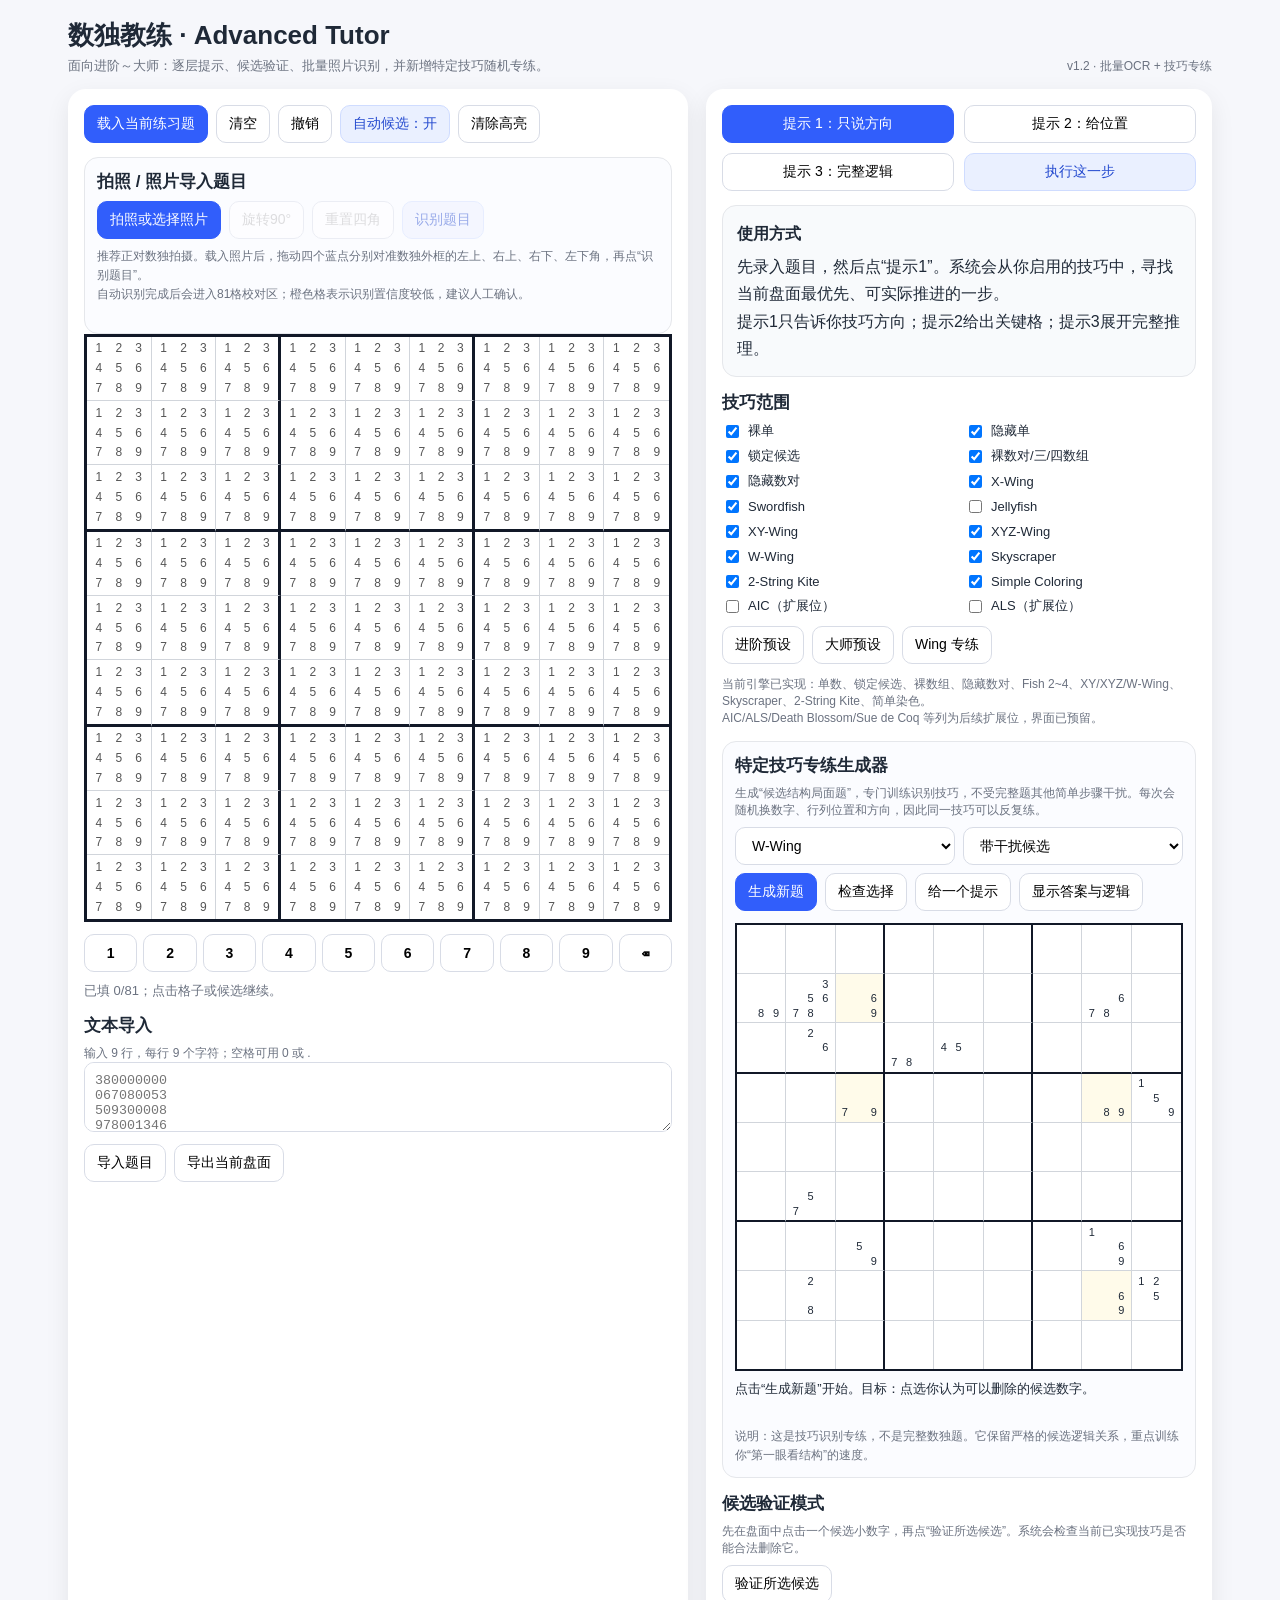
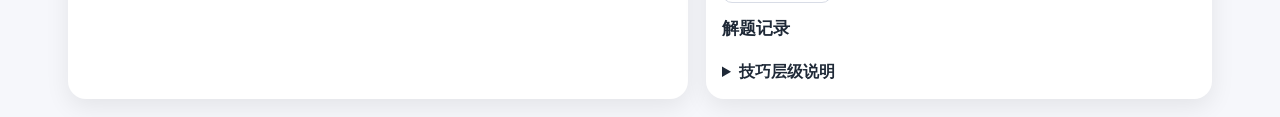
<file: index.html>
<!DOCTYPE html>
<html lang="zh-CN">
<head>
<meta charset="UTF-8">
<meta name="viewport" content="width=device-width, initial-scale=1.0, viewport-fit=cover">
<title>数独教练</title>

<meta name="theme-color" content="#315efb">
<meta name="apple-mobile-web-app-capable" content="yes">
<meta name="apple-mobile-web-app-status-bar-style" content="default">
<meta name="apple-mobile-web-app-title" content="数独教练">
<link rel="manifest" href="./manifest.webmanifest">
<link rel="apple-touch-icon" href="./icons/icon-192.png">

<style>
:root{
  --bg:#f6f7fb; --card:#ffffff; --text:#1f2937; --muted:#6b7280; --line:#d1d5db;
  --strong:#111827; --accent:#315efb; --accent-soft:#eaf0ff; --warn:#d97706;
  --danger:#dc2626; --good:#15803d; --hint:#f8fafc; --shadow:0 8px 24px rgba(0,0,0,.08);
}
*{box-sizing:border-box}
body{margin:0;background:var(--bg);color:var(--text);font-family:-apple-system,BlinkMacSystemFont,"Segoe UI","PingFang SC","Microsoft YaHei",sans-serif}
.app{max-width:1180px;margin:auto;padding:18px}
header{display:flex;gap:12px;align-items:flex-end;justify-content:space-between;margin-bottom:14px}
h1{margin:0;font-size:26px}
.sub{font-size:13px;color:var(--muted);margin-top:4px}
.layout{display:grid;grid-template-columns:minmax(360px,620px) minmax(320px,1fr);gap:18px}
.card{background:var(--card);border-radius:18px;box-shadow:var(--shadow);padding:16px}
.toolbar{display:flex;flex-wrap:wrap;gap:8px;margin-bottom:12px}
button,select,input[type="text"]{border:1px solid #d8dce6;background:#fff;border-radius:10px;padding:9px 12px;font-size:14px}
button{cursor:pointer}
button.primary{background:var(--accent);color:#fff;border-color:var(--accent)}
button.soft{background:var(--accent-soft);border-color:#cfdcff;color:#2349cf}
button.danger{color:var(--danger)}
button:disabled{opacity:.45;cursor:not-allowed}
.board-wrap{position:relative}
.board{width:100%;aspect-ratio:1;display:grid;grid-template-columns:repeat(9,1fr);border:3px solid var(--strong);background:#fff;user-select:none}
.cell{position:relative;border-right:1px solid var(--line);border-bottom:1px solid var(--line);display:flex;align-items:center;justify-content:center;min-width:0}
.cell:nth-child(3n){border-right:3px solid var(--strong)}
.cell:nth-child(9n){border-right:0}
.cell:nth-child(n+19):nth-child(-n+27),
.cell:nth-child(n+46):nth-child(-n+54){border-bottom:3px solid var(--strong)}
.cell:nth-child(n+73){border-bottom:0}
.value{font-size:clamp(22px,5vw,38px);font-weight:600}
.given .value{color:#111827}
.user .value{color:#2451db}
.cands{position:absolute;inset:2px;display:grid;grid-template-columns:repeat(3,1fr);grid-template-rows:repeat(3,1fr);font-size:clamp(8px,1.5vw,12px);color:#555}
.cand{display:flex;align-items:center;justify-content:center;border-radius:3px}
.cand.target{background:#fee2e2;color:#991b1b;font-weight:700}
.cell.hlA{background:#fff7cc}
.cell.hlB{background:#e7f7ec}
.cell.hlC{background:#e9efff}
.cell.elim{box-shadow:inset 0 0 0 3px #ef4444}
.cell.selected{box-shadow:inset 0 0 0 3px var(--accent)}
.number-pad{display:grid;grid-template-columns:repeat(10,1fr);gap:6px;margin-top:12px}
.number-pad button{padding:10px 0;font-weight:600}
.status{margin-top:10px;font-size:13px;color:var(--muted)}
.panel-title{font-size:17px;font-weight:700;margin-bottom:8px}
.hintbox{background:var(--hint);border:1px solid #e5e7eb;border-radius:14px;padding:14px;min-height:150px;line-height:1.7}
.hint-title{font-weight:700;margin-bottom:6px}
.tech-badge{display:inline-block;background:#111827;color:#fff;border-radius:999px;padding:3px 9px;font-size:12px;margin-right:6px}
.level-badge{display:inline-block;background:#eef2ff;color:#3730a3;border-radius:999px;padding:3px 9px;font-size:12px}
.log{margin-top:12px;max-height:230px;overflow:auto;font-size:13px}
.log-item{padding:8px 0;border-bottom:1px solid #eee}
.grid2{display:grid;grid-template-columns:1fr 1fr;gap:10px}
.skill-list{display:grid;grid-template-columns:repeat(2,minmax(0,1fr));gap:6px 12px;font-size:13px}
.skill-list label{display:flex;align-items:center;gap:6px}
.small{font-size:12px;color:var(--muted)}
.section{margin-top:14px}
textarea{width:100%;min-height:70px;border:1px solid #d8dce6;border-radius:10px;padding:10px;font-family:ui-monospace,SFMono-Regular,Menlo,monospace}
details{margin-top:10px}
summary{cursor:pointer;font-weight:600}
@media(max-width:900px){
  .layout{grid-template-columns:1fr}
  .app{padding:10px}
  h1{font-size:22px}
}

.photo-panel{margin-top:14px;border:1px solid #e5e7eb;border-radius:14px;padding:12px;background:#fbfcff}
.photo-actions{display:flex;flex-wrap:wrap;gap:8px;margin:8px 0}
.photo-stage{position:relative;width:100%;min-height:120px;background:#111827;border-radius:12px;overflow:hidden;display:none;touch-action:none}
.photo-stage canvas{display:block;width:100%;height:auto}
.corner-dot{position:absolute;width:24px;height:24px;margin:-12px 0 0 -12px;border-radius:50%;background:#fff;border:3px solid #315efb;box-shadow:0 2px 8px rgba(0,0,0,.35);display:none;touch-action:none}
.photo-help{font-size:12px;color:var(--muted);line-height:1.6;margin-top:6px}
.ocr-progress{height:8px;background:#e5e7eb;border-radius:999px;overflow:hidden;margin-top:8px;display:none}
.ocr-progress > div{height:100%;width:0;background:#315efb;transition:width .2s}
.review-grid{display:grid;grid-template-columns:repeat(9,1fr);border:2px solid #111827;margin-top:10px}
.review-cell{aspect-ratio:1;border-right:1px solid #d1d5db;border-bottom:1px solid #d1d5db;display:flex;align-items:center;justify-content:center;font-size:18px;background:#fff;cursor:pointer}
.review-cell:nth-child(3n){border-right:2px solid #111827}
.review-cell:nth-child(9n){border-right:0}
.review-cell:nth-child(n+19):nth-child(-n+27),
.review-cell:nth-child(n+46):nth-child(-n+54){border-bottom:2px solid #111827}
.review-cell:nth-child(n+73){border-bottom:0}
.review-cell.low{background:#fff7ed}
.review-cell.selectedReview{box-shadow:inset 0 0 0 3px #315efb}


.ocr-meta{display:grid;grid-template-columns:1fr auto;gap:8px;align-items:center;margin-top:7px}
.ocr-stage-label{font-size:12px;color:var(--muted)}
.ocr-time{font-size:12px;color:var(--muted);font-variant-numeric:tabular-nums}
.ocr-progress{height:11px}
.ocr-progress > div{position:relative}
.ocr-progress > div::after{content:attr(data-pct);position:absolute;right:4px;top:-18px;font-size:11px;color:var(--muted)}
.practice-card{border:1px solid #e5e7eb;border-radius:14px;padding:12px;background:#fbfcff}
.practice-toolbar{display:grid;grid-template-columns:minmax(0,1fr) minmax(0,1fr);gap:8px;margin-top:8px}
.practice-board{width:min(100%,520px);aspect-ratio:1;display:grid;grid-template-columns:repeat(9,1fr);border:2px solid #111827;background:#fff;margin-top:10px}
.pcell{position:relative;border-right:1px solid #d1d5db;border-bottom:1px solid #d1d5db;min-width:0}
.pcell:nth-child(3n){border-right:2px solid #111827}
.pcell:nth-child(9n){border-right:0}
.pcell:nth-child(n+19):nth-child(-n+27),
.pcell:nth-child(n+46):nth-child(-n+54){border-bottom:2px solid #111827}
.pcell:nth-child(n+73){border-bottom:0}
.pcands{position:absolute;inset:2px;display:grid;grid-template-columns:repeat(3,1fr);grid-template-rows:repeat(3,1fr);font-size:clamp(7px,1.3vw,11px)}
.pcand{display:flex;align-items:center;justify-content:center;border-radius:4px;cursor:pointer;min-width:0}
.pcand.active{background:var(--accent-bg,#eaf0ff);outline:2px solid var(--accent)}
.pcand.correct{background:#dcfce7;color:#166534;font-weight:700}
.pcand.wrong{background:#fee2e2;color:#991b1b;font-weight:700}
.pcell.key{background:#fffbea}
.practice-msg{min-height:42px;margin-top:8px;font-size:13px;line-height:1.6}
.practice-legend{font-size:12px;color:var(--muted);line-height:1.6;margin-top:6px}

</style>
</head>
<body>
<div class="app">
<header>
  <div>
    <h1>数独教练 · Advanced Tutor</h1>
    <div class="sub">面向进阶～大师：逐层提示、候选验证、批量照片识别，并新增特定技巧随机专练。</div>
  </div>
  <div class="small">v1.2 · 批量OCR + 技巧专练</div>
</header>

<div class="layout">
  <div class="card">
    <div class="toolbar">
      <button class="primary" id="sampleBtn">载入当前练习题</button>
      <button id="clearBtn">清空</button>
      <button id="undoBtn">撤销</button>
      <button class="soft" id="autoCandBtn">自动候选：开</button>
      <button id="resetMarksBtn">清除高亮</button>
    </div>
    <div class="photo-panel">
      <div class="panel-title">拍照 / 照片导入题目</div>
      <input id="photoInput" type="file" accept="image/*" capture="environment" style="display:none">
      <div class="photo-actions">
        <button class="primary" id="takePhotoBtn">拍照或选择照片</button>
        <button id="rotatePhotoBtn" disabled>旋转90°</button>
        <button id="resetCornersBtn" disabled>重置四角</button>
        <button class="soft" id="ocrBtn" disabled>识别题目</button>
      </div>
      <div id="photoStage" class="photo-stage">
        <canvas id="photoCanvas"></canvas>
        <span class="corner-dot" id="corner0"></span>
        <span class="corner-dot" id="corner1"></span>
        <span class="corner-dot" id="corner2"></span>
        <span class="corner-dot" id="corner3"></span>
      </div>
      <div class="photo-help">
        推荐正对数独拍摄。载入照片后，拖动四个蓝点分别对准数独外框的左上、右上、右下、左下角，再点“识别题目”。<br>
        自动识别完成后会进入81格校对区；橙色格表示识别置信度较低，建议人工确认。
      </div>
      <div class="ocr-meta" id="ocrMeta" style="display:none">
        <div class="ocr-stage-label" id="ocrStageLabel">等待识别</div>
        <div class="ocr-time" id="ocrTime">00:00</div>
      </div>
      <div class="ocr-progress" id="ocrProgress"><div id="ocrProgressBar" data-pct="0%"></div></div>
      <div id="ocrStatus" class="small"></div>
      <div class="photo-actions">
        <button class="danger" id="cancelOcrBtn" style="display:none">取消识别</button>
      </div>
      <div id="reviewArea" style="display:none">
        <div class="review-grid" id="reviewGrid"></div>
        <div class="number-pad" id="reviewPad" style="grid-template-columns:repeat(10,1fr)"></div>
        <div class="photo-actions">
          <button class="primary" id="confirmPhotoImportBtn">确认导入盘面</button>
          <button id="cancelPhotoImportBtn">取消校对</button>
        </div>
      </div>
    </div>
    <div class="board-wrap"><div id="board" class="board"></div></div>
    <div class="number-pad" id="pad"></div>
    <div class="status" id="status">点击格子后输入数字。空格会自动显示候选数。</div>

    <div class="section">
      <div class="panel-title">文本导入</div>
      <div class="small">输入 9 行，每行 9 个字符；空格可用 0 或 .</div>
      <textarea id="importBox" placeholder="380000000&#10;067080053&#10;509300008&#10;978001346&#10;050763009&#10;603008570&#10;795632000&#10;842000635&#10;136800297"></textarea>
      <div class="toolbar" style="margin-top:8px">
        <button id="importBtn">导入题目</button>
        <button id="exportBtn">导出当前盘面</button>
      </div>
    </div>
  </div>

  <div class="card">
    <div class="grid2">
      <button class="primary" id="hint1Btn">提示 1：只说方向</button>
      <button id="hint2Btn">提示 2：给位置</button>
      <button id="hint3Btn">提示 3：完整逻辑</button>
      <button class="soft" id="applyBtn">执行这一步</button>
    </div>

    <div class="section hintbox" id="hintBox">
      <div class="hint-title">使用方式</div>
      先录入题目，然后点“提示1”。系统会从你启用的技巧中，寻找当前盘面最优先、可实际推进的一步。<br>
      提示1只告诉你技巧方向；提示2给出关键格；提示3展开完整推理。
    </div>

    <div class="section">
      <div class="panel-title">技巧范围</div>
      <div class="skill-list" id="skills"></div>
      <div class="toolbar" style="margin-top:10px">
        <button id="basicPreset">进阶预设</button>
        <button id="masterPreset">大师预设</button>
        <button id="wingPreset">Wing 专练</button>
      </div>
      <div class="small">
        当前引擎已实现：单数、锁定候选、裸数组、隐藏数对、Fish 2~4、XY/XYZ/W-Wing、Skyscraper、2-String Kite、简单染色。<br>
        AIC/ALS/Death Blossom/Sue de Coq 等列为后续扩展位，界面已预留。
      </div>
    </div>

    <div class="section practice-card">
      <div class="panel-title">特定技巧专练生成器</div>
      <div class="small">生成“候选结构局面题”，专门训练识别技巧，不受完整题其他简单步骤干扰。每次会随机换数字、行列位置和方向，因此同一技巧可以反复练。</div>
      <div class="practice-toolbar">
        <select id="practiceSkill" aria-label="选择技巧">
          <option value="wWing">W-Wing</option>
          <option value="xyWing">XY-Wing</option>
          <option value="xyzWing">XYZ-Wing</option>
          <option value="xWing">X-Wing</option>
          <option value="skyscraper">Skyscraper</option>
          <option value="kite">2-String Kite</option>
        </select>
        <select id="practiceDifficulty" aria-label="练习难度">
          <option value="clean">纯结构</option>
          <option value="noise" selected>带干扰候选</option>
        </select>
      </div>
      <div class="toolbar" style="margin-top:8px">
        <button class="primary" id="newPracticeBtn">生成新题</button>
        <button id="checkPracticeBtn">检查选择</button>
        <button id="practiceHintBtn">给一个提示</button>
        <button id="practiceAnswerBtn">显示答案与逻辑</button>
      </div>
      <div id="practiceBoard" class="practice-board"></div>
      <div id="practiceMsg" class="practice-msg">点击“生成新题”开始。目标：点选你认为可以删除的候选数字。</div>
      <div class="practice-legend">说明：这是技巧识别专练，不是完整数独题。它保留严格的候选逻辑关系，重点训练你“第一眼看结构”的速度。</div>
    </div>

    <div class="section">
      <div class="panel-title">候选验证模式</div>
      <div class="small">先在盘面中点击一个候选小数字，再点“验证所选候选”。系统会检查当前已实现技巧是否能合法删除它。</div>
      <div class="toolbar" style="margin-top:8px">
        <button id="verifyBtn">验证所选候选</button>
      </div>
    </div>

    <div class="section">
      <div class="panel-title">解题记录</div>
      <div id="log" class="log"></div>
    </div>

    <details>
      <summary>技巧层级说明</summary>
      <div class="small" style="line-height:1.8;margin-top:8px">
        1–3：Singles / Locked Candidates / Subsets<br>
        4–6：Fish / Wings / Skyscraper / 2-String Kite<br>
        7：Simple Coloring<br>
        8+：AIC / ALS / Grouped Links / Sue de Coq（后续扩展）
      </div>
    </details>
  </div>
</div>
</div>

<script>
const ALL = [1,2,3,4,5,6,7,8,9];
let grid = Array(81).fill(0);
let givens = Array(81).fill(false);
let selected = null;
let selectedCandidate = null;
let autoCandidates = true;
let history = [];
let currentHint = null;
let hintStage = 0;

const skillDefs = [
 ["nakedSingle","裸单",true],
 ["hiddenSingle","隐藏单",true],
 ["locked","锁定候选",true],
 ["nakedSubset","裸数对/三/四数组",true],
 ["hiddenPair","隐藏数对",true],
 ["fish2","X-Wing",true],
 ["fish3","Swordfish",true],
 ["fish4","Jellyfish",false],
 ["xyWing","XY-Wing",true],
 ["xyzWing","XYZ-Wing",true],
 ["wWing","W-Wing",true],
 ["skyscraper","Skyscraper",true],
 ["twoStringKite","2-String Kite",true],
 ["coloring","Simple Coloring",true],
 ["aic","AIC（扩展位）",false],
 ["als","ALS（扩展位）",false]
];
const skillEnabled = Object.fromEntries(skillDefs.map(x=>[x[0],x[2]]));

const board = document.getElementById('board');
const hintBox = document.getElementById('hintBox');
const logEl = document.getElementById('log');

function rc(i){ return [Math.floor(i/9), i%9]; }
function idx(r,c){ return r*9+c; }
function name(i){ const [r,c]=rc(i); return `R${r+1}C${c+1}`; }
function unitRow(r){ return ALL.map((_,c)=>idx(r,c)); }
function unitCol(c){ return ALL.map((_,r)=>idx(r,c)); }
function unitBox(br,bc){ let a=[]; for(let r=br*3;r<br*3+3;r++) for(let c=bc*3;c<bc*3+3;c++) a.push(idx(r,c)); return a; }
function peers(i){
  const [r,c]=rc(i), s=new Set([...unitRow(r),...unitCol(c),...unitBox(Math.floor(r/3),Math.floor(c/3))]);
  s.delete(i); return [...s];
}
function sees(a,b){ return peers(a).includes(b); }
function candidates(i){
  if(grid[i]) return [];
  const used = new Set(peers(i).map(p=>grid[p]).filter(Boolean));
  return ALL.filter(n=>!used.has(n));
}
function candMap(){ return Array.from({length:81},(_,i)=>new Set(candidates(i))); }
function isValid(){
  for(let r=0;r<9;r++){ let a=unitRow(r).map(i=>grid[i]).filter(Boolean); if(new Set(a).size!==a.length) return false; }
  for(let c=0;c<9;c++){ let a=unitCol(c).map(i=>grid[i]).filter(Boolean); if(new Set(a).size!==a.length) return false; }
  for(let br=0;br<3;br++)for(let bc=0;bc<3;bc++){ let a=unitBox(br,bc).map(i=>grid[i]).filter(Boolean); if(new Set(a).size!==a.length) return false; }
  return true;
}
function solved(){ return grid.every(Boolean) && isValid(); }

function render(){
  board.innerHTML='';
  const cm = candMap();
  grid.forEach((v,i)=>{
    const d=document.createElement('div');
    d.className='cell '+(givens[i]?'given':(v?'user':''));
    if(i===selected) d.classList.add('selected');
    d.dataset.i=i;
    if(v){
      d.innerHTML=`<div class="value">${v}</div>`;
      d.onclick=()=>{selected=i; selectedCandidate=null; render();};
    }else{
      const cs=[...cm[i]];
      d.innerHTML=`<div class="cands">${ALL.map(n=>`<span class="cand" data-n="${n}">${cs.includes(n)?n:''}</span>`).join('')}</div>`;
      d.onclick=(e)=>{
        selected=i;
        const t=e.target.closest('.cand');
        if(t && t.textContent){
          selectedCandidate={i,n:+t.dataset.n};
        } else selectedCandidate=null;
        render(); highlightCurrent();
      };
    }
    board.appendChild(d);
  });
  document.getElementById('status').textContent = solved() ? '已完成。' :
    (!isValid() ? '当前盘面存在重复数字，请先修正。' :
    `已填 ${grid.filter(Boolean).length}/81；${selectedCandidate?`已选择候选 ${name(selectedCandidate.i)}=${selectedCandidate.n}`:'点击格子或候选继续。'}`);
}

function highlightCells(groups={}, eliminations=[]){
  document.querySelectorAll('.cell').forEach(x=>x.classList.remove('hlA','hlB','hlC','elim'));
  for(const i of (groups.A||[])) board.children[i].classList.add('hlA');
  for(const i of (groups.B||[])) board.children[i].classList.add('hlB');
  for(const i of (groups.C||[])) board.children[i].classList.add('hlC');
  for(const e of eliminations){
    board.children[e.i].classList.add('elim');
    const el=board.children[e.i].querySelector(`.cand[data-n="${e.n}"]`);
    if(el) el.classList.add('target');
  }
}
function highlightCurrent(){
  if(currentHint && hintStage>=2) highlightCells(currentHint.groups,currentHint.elims||[]);
}

function snapshot(){ history.push({grid:[...grid],givens:[...givens]}); if(history.length>100) history.shift(); }
function setValue(i,n,user=true){
  if(givens[i]) return;
  snapshot(); grid[i]=n; currentHint=null; hintStage=0; render();
}

function buildPad(){
  const pad=document.getElementById('pad'); pad.innerHTML='';
  for(let n=1;n<=9;n++){ const b=document.createElement('button'); b.textContent=n; b.onclick=()=>{if(selected!=null)setValue(selected,n)}; pad.appendChild(b); }
  const x=document.createElement('button'); x.textContent='⌫'; x.onclick=()=>{if(selected!=null&&!givens[selected])setValue(selected,0)}; pad.appendChild(x);
}

function buildSkills(){
 const box=document.getElementById('skills'); box.innerHTML='';
 for(const [id,label] of skillDefs){
   const l=document.createElement('label');
   l.innerHTML=`<input type="checkbox" ${skillEnabled[id]?'checked':''} data-id="${id}"> ${label}`;
   l.querySelector('input').onchange=e=>skillEnabled[id]=e.target.checked;
   box.appendChild(l);
 }
}
function setPreset(type){
 const on=(ids)=>{ for(const k in skillEnabled) skillEnabled[k]=ids.includes(k); };
 if(type==='basic') on(["nakedSingle","hiddenSingle","locked","nakedSubset","hiddenPair","fish2","xyWing","xyzWing","wWing","skyscraper","twoStringKite"]);
 if(type==='master') on(skillDefs.map(x=>x[0]).filter(x=>!["aic","als"].includes(x)));
 if(type==='wing') on(["xyWing","xyzWing","wWing","skyscraper","twoStringKite"]);
 buildSkills();
}

function units(){
 let u=[];
 for(let r=0;r<9;r++)u.push({type:'行',no:r+1,cells:unitRow(r)});
 for(let c=0;c<9;c++)u.push({type:'列',no:c+1,cells:unitCol(c)});
 for(let br=0;br<3;br++)for(let bc=0;bc<3;bc++)u.push({type:'宫',no:br*3+bc+1,cells:unitBox(br,bc)});
 return u;
}
function result(tech,level,title,direction,positions,logic,action,groups={},elims=[],sets=[]){
 return {tech,level,title,direction,positions,logic,action,groups,elims,sets};
}

function findNakedSingle(cm){
 for(let i=0;i<81;i++) if(!grid[i]&&cm[i].size===1){
  const n=[...cm[i]][0];
  return result('裸单',1,'裸单',
   `先找候选数只剩 1 个的格子。`,
   `${name(i)} 只剩候选 ${n}。`,
   `${name(i)} 的同行、同列、同宫已经排除了其余 8 个数字，因此只能是 ${n}。`,
   `填入 ${name(i)}=${n}。`,{A:[i]},[],[{i,n}]);
 }
}
function findHiddenSingle(cm){
 for(const u of units()) for(const n of ALL){
  const cells=u.cells.filter(i=>!grid[i]&&cm[i].has(n));
  if(cells.length===1){
   const i=cells[0];
   return result('隐藏单',1,'隐藏单',
    `检查某一行/列/宫中，某个数字是否只剩一个位置。`,
    `${u.type}${u.no} 中，数字 ${n} 只剩 ${name(i)} 可以放。`,
    `虽然 ${name(i)} 可能还有其他候选，但在${u.type}${u.no}里，${n} 没有第二个合法位置。`,
    `填入 ${name(i)}=${n}。`,{A:[i]},[],[{i,n}]);
  }
 }
}
function findLocked(cm){
 // pointing box->line
 for(let br=0;br<3;br++)for(let bc=0;bc<3;bc++){
  const box=unitBox(br,bc);
  for(const n of ALL){
   const pos=box.filter(i=>!grid[i]&&cm[i].has(n));
   if(pos.length>=2){
    const rs=[...new Set(pos.map(i=>rc(i)[0]))], cs=[...new Set(pos.map(i=>rc(i)[1]))];
    if(rs.length===1){
      const r=rs[0], el=unitRow(r).filter(i=>!box.includes(i)&&!grid[i]&&cm[i].has(n)).map(i=>({i,n}));
      if(el.length) return result('锁定候选',2,'宫→行 锁定',
       `观察某个宫内的候选是否全部落在同一行/列。`,
       `第${br*3+bc+1}宫的数字 ${n} 只出现在第${r+1}行的 ${pos.map(name).join('、')}。`,
       `因此这个宫的 ${n} 必定落在第${r+1}行，同行但宫外的 ${n} 全部可以删除。`,
       `删除 ${el.map(e=>name(e.i)+' 的 '+n).join('、')}。`,{A:pos,B:el.map(e=>e.i)},el);
    }
    if(cs.length===1){
      const c=cs[0], el=unitCol(c).filter(i=>!box.includes(i)&&!grid[i]&&cm[i].has(n)).map(i=>({i,n}));
      if(el.length) return result('锁定候选',2,'宫→列 锁定',
       `观察某个宫内的候选是否全部落在同一行/列。`,
       `第${br*3+bc+1}宫的数字 ${n} 只出现在第${c+1}列的 ${pos.map(name).join('、')}。`,
       `因此这个宫的 ${n} 必定落在第${c+1}列，同列但宫外的 ${n} 全部可以删除。`,
       `删除 ${el.map(e=>name(e.i)+' 的 '+n).join('、')}。`,{A:pos,B:el.map(e=>e.i)},el);
    }
   }
  }
 }
 // claiming line->box
 for(const u of [...Array(9)].map((_,r)=>({type:'行',no:r+1,cells:unitRow(r)})).concat([...Array(9)].map((_,c)=>({type:'列',no:c+1,cells:unitCol(c)})))){
   for(const n of ALL){
     const pos=u.cells.filter(i=>!grid[i]&&cm[i].has(n));
     if(pos.length>=2){
       const boxes=[...new Set(pos.map(i=>{const [r,c]=rc(i);return Math.floor(r/3)*3+Math.floor(c/3)}))];
       if(boxes.length===1){
         const b=boxes[0], br=Math.floor(b/3),bc=b%3, box=unitBox(br,bc);
         const el=box.filter(i=>!u.cells.includes(i)&&!grid[i]&&cm[i].has(n)).map(i=>({i,n}));
         if(el.length) return result('锁定候选',2,'行/列→宫 锁定',
           `观察某行/列中的同一候选是否全部落在一个宫内。`,
           `${u.type}${u.no} 的数字 ${n} 只落在第${b+1}宫的 ${pos.map(name).join('、')}。`,
           `因此第${b+1}宫的 ${n} 必定在这些位置之一，宫内其他格的 ${n} 可以删除。`,
           `删除 ${el.map(e=>name(e.i)+' 的 '+n).join('、')}。`,{A:pos,B:el.map(e=>e.i)},el);
       }
     }
   }
 }
}
function comb(arr,k){
 let out=[];
 function rec(start,cur){ if(cur.length===k){out.push([...cur]);return;} for(let i=start;i<arr.length;i++){cur.push(arr[i]);rec(i+1,cur);cur.pop();}}
 rec(0,[]);return out;
}
function findNakedSubset(cm){
 for(const u of units()){
  const empt=u.cells.filter(i=>!grid[i]&&cm[i].size>=2&&cm[i].size<=4);
  for(const k of [2,3,4]){
   for(const cells of comb(empt,k)){
    const union=new Set(cells.flatMap(i=>[...cm[i]]));
    if(union.size===k){
      let el=[];
      for(const j of u.cells) if(!cells.includes(j)&&!grid[j]) for(const n of union) if(cm[j].has(n)) el.push({i:j,n});
      if(el.length) return result('裸数组',3,`裸${k===2?'数对':k===3?'三数组':'四数组'}`,
        `在一个单位中寻找 ${k} 个格，其候选并集刚好也是 ${k} 个数字。`,
        `${u.type}${u.no} 的 ${cells.map(name).join('、')} 只包含 {${[...union].join(',')}}。`,
        `这 ${k} 个数字必须占据这 ${k} 个格，因此同单位其他格不能再含这些数字。`,
        `删除 ${el.map(e=>name(e.i)+' 的 '+e.n).join('、')}。`,{A:cells,B:[...new Set(el.map(e=>e.i))]},el);
    }
   }
  }
 }
}
function findHiddenPair(cm){
 for(const u of units()){
  for(const [a,b] of comb(ALL,2)){
    const pa=u.cells.filter(i=>!grid[i]&&cm[i].has(a)), pb=u.cells.filter(i=>!grid[i]&&cm[i].has(b));
    const sa=[...new Set([...pa,...pb])];
    if(pa.length===2&&pb.length===2&&sa.length===2){
      let el=[];
      for(const i of sa) for(const n of cm[i]) if(n!==a&&n!==b) el.push({i,n});
      if(el.length) return result('隐藏数对',3,'隐藏数对',
       `观察某单位中两个数字是否恰好只出现在同样两个格子里。`,
       `${u.type}${u.no} 中，${a} 和 ${b} 都只出现在 ${sa.map(name).join('、')}。`,
       `这两个格必须由 ${a}/${b} 占据，因此它们格内其他候选都可删除。`,
       `删除 ${el.map(e=>name(e.i)+' 的 '+e.n).join('、')}。`,{A:sa},el);
    }
  }
 }
}
function findFish(cm,size){
 // row-based and col-based generic fish
 for(const n of ALL){
   const rows=[...Array(9).keys()].filter(r=>{
     const cs=unitRow(r).filter(i=>!grid[i]&&cm[i].has(n)).map(i=>rc(i)[1]);
     return cs.length>=2&&cs.length<=size;
   });
   for(const rs of comb(rows,size)){
     const cols=[...new Set(rs.flatMap(r=>unitRow(r).filter(i=>!grid[i]&&cm[i].has(n)).map(i=>rc(i)[1])))];
     if(cols.length===size){
       let el=[];
       for(let r=0;r<9;r++) if(!rs.includes(r)) for(const c of cols){ const i=idx(r,c); if(!grid[i]&&cm[i].has(n)) el.push({i,n});}
       if(el.length){
         const nm=size===2?'X-Wing':size===3?'Swordfish':'Jellyfish';
         const fins=rs.flatMap(r=>cols.map(c=>idx(r,c)).filter(i=>!grid[i]&&cm[i].has(n)));
         return result(nm,4,nm,
          `只盯数字 ${n}，寻找 ${size} 行落在同样 ${size} 列的 Fish 结构。`,
          `数字 ${n} 在第 ${rs.map(x=>x+1).join('、')} 行的候选，共同限制在第 ${cols.map(x=>x+1).join('、')} 列。`,
          `因此这 ${size} 列中的 ${n} 必须被这些行占据，其他行同列的 ${n} 可以删除。`,
          `删除 ${el.map(e=>name(e.i)+' 的 '+n).join('、')}。`,{A:fins,B:el.map(e=>e.i)},el);
       }
     }
   }
   const cols=[...Array(9).keys()].filter(c=>{
     const rs=unitCol(c).filter(i=>!grid[i]&&cm[i].has(n)).map(i=>rc(i)[0]);
     return rs.length>=2&&rs.length<=size;
   });
   for(const cs of comb(cols,size)){
     const rows2=[...new Set(cs.flatMap(c=>unitCol(c).filter(i=>!grid[i]&&cm[i].has(n)).map(i=>rc(i)[0])))];
     if(rows2.length===size){
       let el=[];
       for(let c=0;c<9;c++) if(!cs.includes(c)) for(const r of rows2){ const i=idx(r,c); if(!grid[i]&&cm[i].has(n)) el.push({i,n});}
       if(el.length){
         const nm=size===2?'X-Wing':size===3?'Swordfish':'Jellyfish';
         const fins=cs.flatMap(c=>rows2.map(r=>idx(r,c)).filter(i=>!grid[i]&&cm[i].has(n)));
         return result(nm,4,nm,
          `只盯数字 ${n}，寻找 ${size} 列落在同样 ${size} 行的 Fish 结构。`,
          `数字 ${n} 在第 ${cs.map(x=>x+1).join('、')} 列的候选，共同限制在第 ${rows2.map(x=>x+1).join('、')} 行。`,
          `因此这 ${size} 行中的 ${n} 必须被这些列占据，其他列同行的 ${n} 可以删除。`,
          `删除 ${el.map(e=>name(e.i)+' 的 '+n).join('、')}。`,{A:fins,B:el.map(e=>e.i)},el);
       }
     }
   }
 }
}
function sameSet(a,b){ return a.size===b.size && [...a].every(x=>b.has(x)); }

function findXYWing(cm){
 const biv=[...Array(81).keys()].filter(i=>!grid[i]&&cm[i].size===2);
 for(const p of biv){
   const [x,y]=[...cm[p]];
   const wings=biv.filter(i=>i!==p&&sees(p,i));
   for(const a of wings) for(const b of wings) if(a<b && !sees(a,b)){
     const A=[...cm[a]], B=[...cm[b]];
     const commonPivotA=A.filter(n=>cm[p].has(n)), commonPivotB=B.filter(n=>cm[p].has(n));
     if(commonPivotA.length!==1||commonPivotB.length!==1||commonPivotA[0]===commonPivotB[0]) continue;
     const za=A.find(n=>!cm[p].has(n)), zb=B.find(n=>!cm[p].has(n));
     if(za && za===zb){
       const z=za;
       const el=[...Array(81).keys()].filter(i=>!grid[i]&&i!==p&&i!==a&&i!==b&&cm[i].has(z)&&sees(i,a)&&sees(i,b)).map(i=>({i,n:z}));
       if(el.length) return result('XY-Wing',5,'XY-Wing',
         `找一个双候选枢轴，再找两个分别与它共享不同候选、且共享同一第三候选的翼。`,
         `枢轴 ${name(p)}={${[...cm[p]].join(',')}}；两翼 ${name(a)}={${A.join(',')}}、${name(b)}={${B.join(',')}}。`,
         `无论枢轴取哪一个候选，两翼中至少有一个必须取公共候选 ${z}，因此同时看见两翼的 ${z} 可以删除。`,
         `删除 ${el.map(e=>name(e.i)+' 的 '+z).join('、')}。`,{A:[p],B:[a,b],C:el.map(e=>e.i)},el);
     }
   }
 }
}
function findXYZWing(cm){
 const tri=[...Array(81).keys()].filter(i=>!grid[i]&&cm[i].size===3);
 const bi=[...Array(81).keys()].filter(i=>!grid[i]&&cm[i].size===2);
 for(const p of tri){
   const wings=bi.filter(i=>sees(p,i)&&[...cm[i]].every(n=>cm[p].has(n)));
   for(const [a,b] of comb(wings,2)){
     const inter=[...cm[a]].filter(n=>cm[b].has(n));
     if(inter.length!==1) continue;
     const z=inter[0];
     const union=new Set([...cm[a],...cm[b]]);
     if(union.size!==3 || ![...union].every(n=>cm[p].has(n))) continue;
     const el=[...Array(81).keys()].filter(i=>!grid[i]&&![p,a,b].includes(i)&&cm[i].has(z)&&sees(i,p)&&sees(i,a)&&sees(i,b)).map(i=>({i,n:z}));
     if(el.length) return result('XYZ-Wing',5,'XYZ-Wing',
       `找一个三候选枢轴，以及两个位于其视野内的双候选翼。`,
       `枢轴 ${name(p)}={${[...cm[p]].join(',')}}；两翼 ${name(a)}={${[...cm[a]].join(',')}}、${name(b)}={${[...cm[b]].join(',')}}。`,
       `三个格合起来只有三个数字，且两翼共享 ${z}；任何同时看见三者的 ${z} 都不可能成立。`,
       `删除 ${el.map(e=>name(e.i)+' 的 '+z).join('、')}。`,{A:[p],B:[a,b],C:el.map(e=>e.i)},el);
   }
 }
}
function strongLinks(cm,n){
 let edges=[];
 for(const u of units()){
  const p=u.cells.filter(i=>!grid[i]&&cm[i].has(n));
  if(p.length===2) edges.push([p[0],p[1]]);
 }
 // unique
 const s=new Set(), out=[];
 for(let [a,b] of edges){ if(a>b)[a,b]=[b,a]; const k=a+'-'+b; if(!s.has(k)){s.add(k);out.push([a,b]);}}
 return out;
}
function findWWing(cm){
 const biv=[...Array(81).keys()].filter(i=>!grid[i]&&cm[i].size===2);
 for(const [a,b] of comb(biv,2)){
   if(!sameSet(cm[a],cm[b])) continue;
   const nums=[...cm[a]];
   for(const bridge of nums){
     const elimNum=nums.find(x=>x!==bridge);
     for(const [u,v] of strongLinks(cm,bridge)){
       if((sees(a,u)&&sees(b,v)) || (sees(a,v)&&sees(b,u))){
         const el=[...Array(81).keys()].filter(i=>!grid[i]&&i!==a&&i!==b&&cm[i].has(elimNum)&&sees(i,a)&&sees(i,b)).map(i=>({i,n:elimNum}));
         if(el.length) return result('W-Wing',5,'W-Wing',
          `先找两个完全相同的双候选格，再用其中一个数字的强链把两翼接起来。`,
          `${name(a)} 和 ${name(b)} 都是 {${nums.join(',')}}；数字 ${bridge} 通过强链 ${name(u)}↔${name(v)} 连接两翼。`,
          `强链保证两翼中至少一个必须取另一个数字 ${elimNum}，所以同时看见两翼的 ${elimNum} 可以删除。`,
          `删除 ${el.map(e=>name(e.i)+' 的 '+elimNum).join('、')}。`,{A:[a,b],B:[u,v],C:el.map(e=>e.i)},el);
       }
     }
   }
 }
}
function findSkyscraper(cm){
 for(const n of ALL){
  // row based: two rows, each exactly two candidates, share one column, roofs different
  const rows=[...Array(9).keys()].map(r=>unitRow(r).filter(i=>!grid[i]&&cm[i].has(n))).filter(a=>a.length===2);
  for(const [A,B] of comb(rows,2)){
    const ac=A.map(i=>rc(i)[1]), bc=B.map(i=>rc(i)[1]);
    const shared=ac.filter(c=>bc.includes(c));
    if(shared.length===1){
      const baseC=shared[0], roofA=A.find(i=>rc(i)[1]!==baseC), roofB=B.find(i=>rc(i)[1]!==baseC);
      if(roofA!=null&&roofB!=null&&!sees(roofA,roofB)){
        const el=[...Array(81).keys()].filter(i=>!grid[i]&&cm[i].has(n)&&![...A,...B].includes(i)&&sees(i,roofA)&&sees(i,roofB)).map(i=>({i,n}));
        if(el.length) return result('Skyscraper',5,'Skyscraper',
          `只盯一个数字，找两条“每行仅两个候选”的强链，并让其中一端落在同一列。`,
          `数字 ${n} 的两条行强链共享一根“底柱”，两个“屋顶”是 ${name(roofA)} 与 ${name(roofB)}。`,
          `两个屋顶至少一个为真，因此同时看见两个屋顶的 ${n} 可以删除。`,
          `删除 ${el.map(e=>name(e.i)+' 的 '+n).join('、')}。`,{A:[...A,...B],B:[roofA,roofB],C:el.map(e=>e.i)},el);
      }
    }
  }
  const cols=[...Array(9).keys()].map(c=>unitCol(c).filter(i=>!grid[i]&&cm[i].has(n))).filter(a=>a.length===2);
  for(const [A,B] of comb(cols,2)){
    const ar=A.map(i=>rc(i)[0]), br=B.map(i=>rc(i)[0]);
    const shared=ar.filter(r=>br.includes(r));
    if(shared.length===1){
      const baseR=shared[0], roofA=A.find(i=>rc(i)[0]!==baseR), roofB=B.find(i=>rc(i)[0]!==baseR);
      if(roofA!=null&&roofB!=null&&!sees(roofA,roofB)){
        const el=[...Array(81).keys()].filter(i=>!grid[i]&&cm[i].has(n)&&![...A,...B].includes(i)&&sees(i,roofA)&&sees(i,roofB)).map(i=>({i,n}));
        if(el.length) return result('Skyscraper',5,'Skyscraper',
          `只盯一个数字，找两条“每列仅两个候选”的强链，并让其中一端落在同一行。`,
          `数字 ${n} 的两条列强链共享一根“底梁”，两个“屋顶”是 ${name(roofA)} 与 ${name(roofB)}。`,
          `两个屋顶至少一个为真，因此同时看见两个屋顶的 ${n} 可以删除。`,
          `删除 ${el.map(e=>name(e.i)+' 的 '+n).join('、')}。`,{A:[...A,...B],B:[roofA,roofB],C:el.map(e=>e.i)},el);
      }
    }
  }
 }
}
function findTwoStringKite(cm){
 for(const n of ALL){
   const rowLinks=[...Array(9).keys()].map(r=>unitRow(r).filter(i=>!grid[i]&&cm[i].has(n))).filter(a=>a.length===2);
   const colLinks=[...Array(9).keys()].map(c=>unitCol(c).filter(i=>!grid[i]&&cm[i].has(n))).filter(a=>a.length===2);
   for(const R of rowLinks) for(const C of colLinks){
     for(const ri of R) for(const ci of C){
       const [rr,rc1]=rc(ri), [cr,cc]=rc(ci);
       if(Math.floor(rr/3)===Math.floor(cr/3)&&Math.floor(rc1/3)===Math.floor(cc/3)){
         const rOther=R.find(x=>x!==ri), cOther=C.find(x=>x!==ci);
         if(rOther==null||cOther==null) continue;
         const targets=[...Array(81).keys()].filter(i=>!grid[i]&&cm[i].has(n)&&![...R,...C].includes(i)&&sees(i,rOther)&&sees(i,cOther));
         if(targets.length){
           const el=targets.map(i=>({i,n}));
           return result('2-String Kite',5,'2-String Kite',
            `找同一个数字的一条“行强链”和一条“列强链”，让它们各有一端落在同一宫。`,
            `数字 ${n} 的行强链 ${R.map(name).join('↔')} 与列强链 ${C.map(name).join('↔')}，在同一宫形成连接。`,
            `两条强链的外端 ${name(rOther)} 与 ${name(cOther)} 至少一个为真，因此同时看见两端的 ${n} 可以删除。`,
            `删除 ${el.map(e=>name(e.i)+' 的 '+n).join('、')}。`,{A:R,B:C,C:targets},el);
         }
       }
     }
   }
 }
}
function findColoring(cm){
 for(const n of ALL){
   const edges=strongLinks(cm,n);
   if(!edges.length) continue;
   const adj={};
   for(const [a,b] of edges){ (adj[a]??=[]).push(b); (adj[b]??=[]).push(a); }
   const color={};
   for(const start of Object.keys(adj).map(Number)){
     if(color[start]!=null) continue;
     color[start]=0; const q=[start];
     while(q.length){
       const x=q.shift();
       for(const y of adj[x]) if(color[y]==null){color[y]=1-color[x];q.push(y);}
     }
     const nodes=Object.keys(color).map(Number);
     // trap: uncolored candidate sees both colors
     for(let i=0;i<81;i++) if(!grid[i]&&cm[i].has(n)&&color[i]==null){
       const sees0=nodes.some(x=>color[x]===0&&sees(i,x));
       const sees1=nodes.some(x=>color[x]===1&&sees(i,x));
       if(sees0&&sees1){
         return result('Simple Coloring',6,'Simple Coloring · Color Trap',
          `把同一数字的强链网络进行双色染色。`,
          `数字 ${n} 的强链网络可以分成两种相反颜色；${name(i)} 同时看见两种颜色。`,
          `两种颜色中必有一种为真，因此 ${name(i)} 无论如何都会看到一个真的 ${n}，所以自身的 ${n} 必须删除。`,
          `删除 ${name(i)} 的 ${n}。`,{A:nodes.filter(x=>color[x]===0),B:nodes.filter(x=>color[x]===1),C:[i]},[{i,n}]);
       }
     }
     // wrap: same color contradiction in a unit
     for(const col of [0,1]){
       const ns=nodes.filter(x=>color[x]===col);
       for(const [a,b] of comb(ns,2)) if(sees(a,b)){
         const opposite=nodes.filter(x=>color[x]===1-col);
         const el=ns.map(i=>({i,n}));
         if(el.length) return result('Simple Coloring',6,'Simple Coloring · Color Wrap',
           `把同一数字的强链网络进行双色染色。`,
           `数字 ${n} 的同一颜色中，${name(a)} 与 ${name(b)} 互相可见，说明这一整种颜色不可能为真。`,
           `同色节点若同时为真会违反数独规则，因此该颜色全部为假，另一颜色全部为真。`,
           `删除该颜色上的 ${n}：${ns.map(name).join('、')}。`,{A:ns,B:opposite},el);
       }
     }
   }
 }
}

function findHint(){
 if(!isValid()) return {tech:'错误',level:0,title:'盘面冲突',direction:'先修正重复数字。',positions:'',logic:'当前行/列/宫中存在重复数字。',action:'',groups:{},elims:[]};
 const cm=candMap();
 const tests=[
  ['nakedSingle',()=>findNakedSingle(cm)],
  ['hiddenSingle',()=>findHiddenSingle(cm)],
  ['locked',()=>findLocked(cm)],
  ['nakedSubset',()=>findNakedSubset(cm)],
  ['hiddenPair',()=>findHiddenPair(cm)],
  ['fish2',()=>findFish(cm,2)],
  ['xyWing',()=>findXYWing(cm)],
  ['xyzWing',()=>findXYZWing(cm)],
  ['wWing',()=>findWWing(cm)],
  ['skyscraper',()=>findSkyscraper(cm)],
  ['twoStringKite',()=>findTwoStringKite(cm)],
  ['fish3',()=>findFish(cm,3)],
  ['fish4',()=>findFish(cm,4)],
  ['coloring',()=>findColoring(cm)]
 ];
 for(const [id,fn] of tests){ if(skillEnabled[id]){ const r=fn(); if(r)return r; } }
 return null;
}
function showHint(stage){
 if(!currentHint){ currentHint=findHint(); hintStage=0; }
 if(!currentHint){
  hintBox.innerHTML=`<div class="hint-title">暂未找到已实现技巧可推进的一步</div>
  可能需要更高阶链技巧（AIC/ALS/Grouped Links 等），或当前候选状态需要进一步更新。`;
  return;
 }
 hintStage=Math.max(hintStage,stage);
 const h=currentHint;
 let body=`<div><span class="tech-badge">${h.tech}</span><span class="level-badge">Level ${h.level}</span></div>
 <div class="hint-title" style="margin-top:8px">${h.title}</div>`;
 if(stage>=1) body+=`<div><b>方向：</b>${h.direction}</div>`;
 if(stage>=2) body+=`<div><b>位置：</b>${h.positions}</div>`;
 if(stage>=3) body+=`<div><b>逻辑：</b>${h.logic}</div><div><b>结论：</b>${h.action}</div>`;
 hintBox.innerHTML=body; render(); highlightCurrent();
}
function applyHint(){
 if(!currentHint) return;
 snapshot();
 if(currentHint.sets&&currentHint.sets.length){
   for(const s of currentHint.sets) grid[s.i]=s.n;
 } else if(currentHint.elims&&currentHint.elims.length){
   // auto candidate mode means eliminations are logical only; to persist them we'd need manual candidate state.
   // For educational flow, we instead log and keep board values unchanged.
   addLog(`${currentHint.tech}：${currentHint.action}（候选删除已记录；自动候选会在后续填值后重算）`);
   currentHint=null; hintStage=0; render(); return;
 }
 addLog(`${currentHint.tech}：${currentHint.action}`);
 currentHint=null; hintStage=0; render();
}
function addLog(t){ const d=document.createElement('div'); d.className='log-item'; d.textContent=t; logEl.prepend(d); }

function loadSample(){
 const rows=["380000000","067080053","509300008","978001346","050763009","603008570","795632000","842000635","136800297"];
 snapshot();
 grid=rows.join('').split('').map(Number);
 givens=grid.map(Boolean);
 selected=null; selectedCandidate=null; currentHint=null; hintStage=0; render();
 addLog('已载入当前练习题。');
}
function parseImport(){
 const s=document.getElementById('importBox').value.replace(/[^0-9.]/g,'');
 if(s.length!==81){ alert('需要正好 81 个数字/点。'); return; }
 snapshot();
 grid=[...s].map(ch=>ch==='.'?0:+ch); givens=grid.map(Boolean);
 currentHint=null; hintStage=0; selected=null; selectedCandidate=null; render();
}
function exportGrid(){
 const out=[...Array(9).keys()].map(r=>unitRow(r).map(i=>grid[i]||0).join('')).join('\n');
 document.getElementById('importBox').value=out;
}
function verifySelected(){
 if(!selectedCandidate){ hintBox.innerHTML='<div class="hint-title">请先点击一个候选小数字</div>'; return; }
 const target=selectedCandidate;
 const old=currentHint;
 let found=null;
 // temporarily check every implemented strategy regardless of preset, but preserve order
 const save={...skillEnabled};
 for(const k in skillEnabled) skillEnabled[k]=true;
 for(let t=0;t<30;t++){
   const h=findHint();
   if(!h) break;
   if((h.elims||[]).some(e=>e.i===target.i&&e.n===target.n)){found=h;break;}
   // cannot enumerate "next" without applying; so we stop at first current logical step
   break;
 }
 Object.assign(skillEnabled,save);
 if(found){
   currentHint=found; hintStage=3; showHint(3);
   hintBox.innerHTML += `<div style="margin-top:8px;color:var(--good)"><b>验证结果：</b>${name(target.i)} 的候选 ${target.n} 可以由以上技巧合法删除。</div>`;
 } else {
   currentHint=old;
   hintBox.innerHTML=`<div class="hint-title">验证结果</div>
   目前已实现的“当前一步技巧”中，未找到足以直接删除 <b>${name(target.i)}=${target.n}</b> 的依据。<br>
   <span class="small">这不代表它一定正确，只代表当前引擎没有找到可立即证明它错误的已实现结构。</span>`;
 }
 render(); highlightCurrent();
}

document.getElementById('sampleBtn').onclick=loadSample;
document.getElementById('clearBtn').onclick=()=>{snapshot();grid=Array(81).fill(0);givens=Array(81).fill(false);currentHint=null;render();};
document.getElementById('undoBtn').onclick=()=>{const h=history.pop();if(h){grid=h.grid;givens=h.givens;currentHint=null;render();}};
document.getElementById('autoCandBtn').onclick=()=>{autoCandidates=!autoCandidates;document.getElementById('autoCandBtn').textContent='自动候选：'+(autoCandidates?'开':'关');render();};
document.getElementById('resetMarksBtn').onclick=()=>{currentHint=null;hintStage=0;selectedCandidate=null;render();};
document.getElementById('importBtn').onclick=parseImport;
document.getElementById('exportBtn').onclick=exportGrid;
document.getElementById('hint1Btn').onclick=()=>showHint(1);
document.getElementById('hint2Btn').onclick=()=>showHint(2);
document.getElementById('hint3Btn').onclick=()=>showHint(3);
document.getElementById('applyBtn').onclick=applyHint;
document.getElementById('basicPreset').onclick=()=>setPreset('basic');
document.getElementById('masterPreset').onclick=()=>setPreset('master');
document.getElementById('wingPreset').onclick=()=>setPreset('wing');
document.getElementById('verifyBtn').onclick=verifySelected;

buildPad(); buildSkills(); render();

// ===== Photo / Camera import =====
let photoImage = null;
let photoRotation = 0;
let photoCorners = [];
let photoNaturalW = 0, photoNaturalH = 0;
let reviewValues = Array(81).fill(0);
let reviewConfidence = Array(81).fill(0);
let reviewSelected = null;

const photoInput = document.getElementById('photoInput');
const photoStage = document.getElementById('photoStage');
const photoCanvas = document.getElementById('photoCanvas');
const photoCtx = photoCanvas.getContext('2d', {willReadFrequently:true});
const cornerEls = [0,1,2,3].map(i=>document.getElementById('corner'+i));

function ensureTesseract(){
  return new Promise((resolve,reject)=>{
    if(window.Tesseract) return resolve();
    const old=document.getElementById('tesseractLoader');
    if(old){
      old.addEventListener('load',()=>resolve(),{once:true});
      old.addEventListener('error',()=>reject(new Error('OCR组件加载失败')),{once:true});
      return;
    }
    const s=document.createElement('script');
    s.id='tesseractLoader';
    s.src='https://cdn.jsdelivr.net/npm/tesseract.js@5/dist/tesseract.min.js';
    s.onload=()=>resolve();
    s.onerror=()=>reject(new Error('OCR组件加载失败，请检查网络'));
    document.head.appendChild(s);
  });
}

function loadPhotoFile(file){
  if(!file) return;
  const img=new Image();
  img.onload=()=>{
    photoImage=img; photoRotation=0; photoNaturalW=img.naturalWidth; photoNaturalH=img.naturalHeight;
    drawPhoto();
    document.getElementById('rotatePhotoBtn').disabled=false;
    document.getElementById('resetCornersBtn').disabled=false;
    document.getElementById('ocrBtn').disabled=false;
  };
  img.src=URL.createObjectURL(file);
}

function rotatedDims(){
  return photoRotation%180===0 ? [photoNaturalW,photoNaturalH] : [photoNaturalH,photoNaturalW];
}
function drawPhoto(){
  if(!photoImage) return;
  const [rw,rh]=rotatedDims();
  const maxW=1000, scale=Math.min(1,maxW/rw);
  photoCanvas.width=Math.round(rw*scale); photoCanvas.height=Math.round(rh*scale);
  photoCtx.save();
  photoCtx.clearRect(0,0,photoCanvas.width,photoCanvas.height);
  photoCtx.scale(scale,scale);
  if(photoRotation===0){ photoCtx.drawImage(photoImage,0,0); }
  else if(photoRotation===90){ photoCtx.translate(rw,0); photoCtx.rotate(Math.PI/2); photoCtx.drawImage(photoImage,0,0); }
  else if(photoRotation===180){ photoCtx.translate(rw,rh); photoCtx.rotate(Math.PI); photoCtx.drawImage(photoImage,0,0); }
  else if(photoRotation===270){ photoCtx.translate(0,rh); photoCtx.rotate(-Math.PI/2); photoCtx.drawImage(photoImage,0,0); }
  photoCtx.restore();
  photoStage.style.display='block';
  resetCorners();
}
function resetCorners(){
  const w=photoCanvas.width,h=photoCanvas.height,m=Math.max(14,Math.min(w,h)*.04);
  photoCorners=[[m,m],[w-m,m],[w-m,h-m],[m,h-m]];
  updateCorners();
}
function updateCorners(){
  const rect=photoCanvas.getBoundingClientRect(), sx=rect.width/photoCanvas.width, sy=rect.height/photoCanvas.height;
  cornerEls.forEach((el,i)=>{
    el.style.display='block';
    el.style.left=(photoCorners[i][0]*sx)+'px';
    el.style.top=(photoCorners[i][1]*sy)+'px';
  });
}
window.addEventListener('resize',()=>{if(photoImage)updateCorners();});

cornerEls.forEach((el,i)=>{
  let dragging=false;
  const move=e=>{
    if(!dragging) return;
    e.preventDefault();
    const rect=photoCanvas.getBoundingClientRect();
    const sx=photoCanvas.width/rect.width, sy=photoCanvas.height/rect.height;
    const p=e.touches?e.touches[0]:e;
    const x=Math.max(0,Math.min(photoCanvas.width,(p.clientX-rect.left)*sx));
    const y=Math.max(0,Math.min(photoCanvas.height,(p.clientY-rect.top)*sy));
    photoCorners[i]=[x,y]; updateCorners();
  };
  el.addEventListener('pointerdown',e=>{dragging=true;el.setPointerCapture?.(e.pointerId);e.preventDefault();});
  el.addEventListener('pointermove',move);
  el.addEventListener('pointerup',()=>dragging=false);
  el.addEventListener('pointercancel',()=>dragging=false);
  el.addEventListener('touchstart',e=>{dragging=true;e.preventDefault();},{passive:false});
  el.addEventListener('touchmove',move,{passive:false});
  el.addEventListener('touchend',()=>dragging=false);
});

function solve8(A,b){
  const n=8, M=A.map((r,i)=>[...r,b[i]]);
  for(let c=0;c<n;c++){
    let p=c;
    for(let r=c+1;r<n;r++) if(Math.abs(M[r][c])>Math.abs(M[p][c])) p=r;
    [M[c],M[p]]=[M[p],M[c]];
    const d=M[c][c]; if(Math.abs(d)<1e-10) throw new Error('四角位置无效');
    for(let j=c;j<=n;j++) M[c][j]/=d;
    for(let r=0;r<n;r++) if(r!==c){
      const f=M[r][c];
      for(let j=c;j<=n;j++) M[r][j]-=f*M[c][j];
    }
  }
  return M.map(r=>r[n]);
}
function homography(dstPts,srcPts){
  const A=[],b=[];
  for(let k=0;k<4;k++){
    const [x,y]=dstPts[k], [u,v]=srcPts[k];
    A.push([x,y,1,0,0,0,-u*x,-u*y]); b.push(u);
    A.push([0,0,0,x,y,1,-v*x,-v*y]); b.push(v);
  }
  const h=solve8(A,b); return [...h,1];
}
function warpBoard(size=720){
  const out=document.createElement('canvas'); out.width=out.height=size;
  const octx=out.getContext('2d',{willReadFrequently:true});
  const src=photoCtx.getImageData(0,0,photoCanvas.width,photoCanvas.height);
  const dst=octx.createImageData(size,size);
  const H=homography([[0,0],[size-1,0],[size-1,size-1],[0,size-1]],photoCorners);
  const sdata=src.data,ddata=dst.data,sw=src.width,sh=src.height;
  for(let y=0;y<size;y++) for(let x=0;x<size;x++){
    const den=H[6]*x+H[7]*y+H[8];
    const u=(H[0]*x+H[1]*y+H[2])/den, v=(H[3]*x+H[4]*y+H[5])/den;
    const xi=Math.round(u), yi=Math.round(v), di=(y*size+x)*4;
    if(xi>=0&&xi<sw&&yi>=0&&yi<sh){
      const si=(yi*sw+xi)*4;
      ddata[di]=sdata[si];ddata[di+1]=sdata[si+1];ddata[di+2]=sdata[si+2];ddata[di+3]=255;
    }else ddata[di+3]=255;
  }
  octx.putImageData(dst,0,0); return out;
}
function cellCanvas(boardCanvas,r,c){
  const S=boardCanvas.width, cell=S/9, pad=cell*.16;
  const x=c*cell+pad,y=r*cell+pad,w=cell-2*pad,h=cell-2*pad;
  const out=document.createElement('canvas'); out.width=out.height=96;
  const ctx=out.getContext('2d',{willReadFrequently:true});
  ctx.drawImage(boardCanvas,x,y,w,h,0,0,96,96);
  const im=ctx.getImageData(0,0,96,96), d=im.data;
  // grayscale + adaptive-ish threshold
  let mean=0;
  for(let i=0;i<d.length;i+=4) mean+=(d[i]*.299+d[i+1]*.587+d[i+2]*.114);
  mean/=96*96; const th=Math.max(80,Math.min(205,mean-28));
  let dark=0;
  for(let i=0;i<d.length;i+=4){
    const g=d[i]*.299+d[i+1]*.587+d[i+2]*.114, v=g<th?0:255;
    if(v===0) dark++;
    d[i]=d[i+1]=d[i+2]=v; d[i+3]=255;
  }
  ctx.putImageData(im,0,0);
  return {canvas:out,darkRatio:dark/(96*96)};
}
let currentOCRWorker=null, ocrCancelled=false, ocrTimer=null, ocrStartedAt=0;
function setOcrProgress(pct,stage,status){
  const prog=document.getElementById('ocrProgress'), bar=document.getElementById('ocrProgressBar');
  const meta=document.getElementById('ocrMeta'), stageEl=document.getElementById('ocrStageLabel');
  prog.style.display='block'; meta.style.display='grid';
  pct=Math.max(0,Math.min(100,Math.round(pct)));
  bar.style.width=pct+'%'; bar.dataset.pct=pct+'%';
  if(stage) stageEl.textContent=stage;
  if(status) document.getElementById('ocrStatus').textContent=status;
}
function startOcrClock(){
  clearInterval(ocrTimer); ocrStartedAt=Date.now();
  const timeEl=document.getElementById('ocrTime');
  const tick=()=>{
    const s=Math.floor((Date.now()-ocrStartedAt)/1000);
    timeEl.textContent=String(Math.floor(s/60)).padStart(2,'0')+':'+String(s%60).padStart(2,'0');
  };
  tick(); ocrTimer=setInterval(tick,1000);
}
function stopOcrClock(){ clearInterval(ocrTimer); ocrTimer=null; }
function buildContactSheet(rectified){
  const tile=104, gap=8, sheet=document.createElement('canvas');
  sheet.width=sheet.height=tile*9;
  const ctx=sheet.getContext('2d',{willReadFrequently:true});
  ctx.fillStyle='#fff';ctx.fillRect(0,0,sheet.width,sheet.height);
  let suspects=0;
  for(let r=0;r<9;r++)for(let c=0;c<9;c++){
    const cc=cellCanvas(rectified,r,c);
    // Draw every cell into a fixed tile; empty cells stay blank.
    if(cc.darkRatio>=0.018){
      suspects++;
      ctx.drawImage(cc.canvas,c*tile+gap,r*tile+gap,tile-2*gap,tile-2*gap);
    }
  }
  return {sheet,tile,suspects};
}
function parseOcrBoxes(data,tile){
  const vals=Array(81).fill(0), conf=Array(81).fill(100);
  const items=[];
  // Tesseract.js v5 may expose tsv; parse it because it is stable across rendering modes.
  if(data.tsv){
    const lines=data.tsv.trim().split(/\n/).slice(1);
    for(const line of lines){
      const p=line.split('\t');
      if(p.length<12) continue;
      const level=+p[0], left=+p[6], top=+p[7], width=+p[8], height=+p[9], cf=+p[10], text=(p.slice(11).join('\t')||'').replace(/[^1-9]/g,'');
      if(text && cf>=0 && level>=5) items.push({text:text[0],left,top,width,height,conf:cf});
    }
  }
  if(!items.length && data.words){
    for(const w of data.words){
      const text=(w.text||'').replace(/[^1-9]/g,'');
      if(!text || !w.bbox) continue;
      items.push({text:text[0],left:w.bbox.x0,top:w.bbox.y0,width:w.bbox.x1-w.bbox.x0,height:w.bbox.y1-w.bbox.y0,conf:w.confidence||0});
    }
  }
  for(const it of items){
    const cx=it.left+it.width/2, cy=it.top+it.height/2;
    const c=Math.max(0,Math.min(8,Math.floor(cx/tile))), r=Math.max(0,Math.min(8,Math.floor(cy/tile)));
    const i=idx(r,c), d=+it.text;
    if(d>=1&&d<=9 && (vals[i]===0 || it.conf>conf[i])){
      vals[i]=d; conf[i]=it.conf;
    }
  }
  return {vals,conf,items};
}
async function recognizePhoto(){
  if(!photoImage) return;
  const cancelBtn=document.getElementById('cancelOcrBtn');
  ocrCancelled=false; cancelBtn.style.display='inline-block';
  document.getElementById('ocrBtn').disabled=true;
  startOcrClock();
  try{
    setOcrProgress(3,'阶段 1/4 · 图像校正','正在进行透视校正与格子切分…');
    await new Promise(r=>setTimeout(r,30));
    const rectified=warpBoard(720);
    const {sheet,tile,suspects}=buildContactSheet(rectified);
    if(ocrCancelled) throw new Error('已取消');

    setOcrProgress(12,'阶段 2/4 · 加载识别引擎','首次使用需要下载 OCR 组件；以后通常会被浏览器缓存。');
    await ensureTesseract();
    if(ocrCancelled) throw new Error('已取消');

    currentOCRWorker=await Tesseract.createWorker('eng',1,{
      logger:m=>{
        if(m.status==='loading tesseract core') setOcrProgress(16+10*(m.progress||0),'阶段 2/4 · 加载识别引擎','正在加载 OCR 核心…');
        else if(m.status==='loading language traineddata') setOcrProgress(26+14*(m.progress||0),'阶段 2/4 · 加载识别引擎','正在加载数字识别模型…');
        else if(m.status==='initializing api') setOcrProgress(41+4*(m.progress||0),'阶段 2/4 · 初始化','正在初始化识别器…');
        else if(m.status==='recognizing text') setOcrProgress(46+46*(m.progress||0),'阶段 3/4 · 批量识别',`正在一次性识别 81 格（检测到约 ${suspects} 个疑似有数字格）…`);
      }
    });
    await currentOCRWorker.setParameters({
      tessedit_char_whitelist:'123456789',
      tessedit_pageseg_mode:'6',
      preserve_interword_spaces:'1'
    });
    if(ocrCancelled) throw new Error('已取消');

    setOcrProgress(46,'阶段 3/4 · 批量识别',`开始批量识别；新版不再逐格调用 OCR，速度会明显快于上一版。`);
    const {data}=await currentOCRWorker.recognize(sheet);
    if(ocrCancelled) throw new Error('已取消');

    setOcrProgress(94,'阶段 4/4 · 解析与校验','正在把识别结果映射回 81 格…');
    const parsed=parseOcrBoxes(data,tile);
    reviewValues=parsed.vals; reviewConfidence=parsed.conf;

    // basic validity confidence downgrade: duplicate clues in same unit
    const seenUnits=[...Array(9).keys()].map(r=>unitRow(r))
      .concat([...Array(9).keys()].map(c=>unitCol(c)))
      .concat([...Array(9).keys()].flatMap(br=>[0,1,2].map(bc=>unitBox(Math.floor(br/3),bc)))); // harmless extra check
    for(const u of units()){
      for(const n of ALL){
        const ps=u.cells.filter(i=>reviewValues[i]===n);
        if(ps.length>1) ps.forEach(i=>reviewConfidence[i]=Math.min(reviewConfidence[i],35));
      }
    }
    setOcrProgress(100,'完成','识别完成。请优先检查橙色低置信度格，再确认导入。');
    renderReview();
  }catch(err){
    console.error(err);
    if(String(err.message).includes('已取消')){
      setOcrProgress(0,'已取消','识别已取消，可调整四角后重新开始。');
    }else{
      setOcrProgress(0,'识别失败','识别失败：'+err.message+'。若卡在“加载识别引擎”，通常是网络无法加载 OCR 组件。');
    }
  }finally{
    try{ if(currentOCRWorker) await currentOCRWorker.terminate(); }catch(e){}
    currentOCRWorker=null; stopOcrClock();
    cancelBtn.style.display='none'; document.getElementById('ocrBtn').disabled=false;
  }
}
function renderReview(){
  const g=document.getElementById('reviewGrid'); g.innerHTML='';
  reviewValues.forEach((v,i)=>{
    const d=document.createElement('div'); d.className='review-cell';
    if(reviewConfidence[i]<65) d.classList.add('low');
    if(i===reviewSelected) d.classList.add('selectedReview');
    d.textContent=v||'';
    d.onclick=()=>{reviewSelected=i;renderReview();};
    g.appendChild(d);
  });
  const pad=document.getElementById('reviewPad'); pad.innerHTML='';
  for(let n=1;n<=9;n++){
    const b=document.createElement('button'); b.textContent=n;
    b.onclick=()=>{if(reviewSelected!=null){reviewValues[reviewSelected]=n;reviewConfidence[reviewSelected]=100;renderReview();}};
    pad.appendChild(b);
  }
  const x=document.createElement('button');x.textContent='⌫';
  x.onclick=()=>{if(reviewSelected!=null){reviewValues[reviewSelected]=0;reviewConfidence[reviewSelected]=100;renderReview();}};
  pad.appendChild(x);
  document.getElementById('reviewArea').style.display='block';
}
document.getElementById('takePhotoBtn').onclick=()=>photoInput.click();
photoInput.onchange=e=>loadPhotoFile(e.target.files?.[0]);
document.getElementById('rotatePhotoBtn').onclick=()=>{photoRotation=(photoRotation+90)%360;drawPhoto();};
document.getElementById('resetCornersBtn').onclick=resetCorners;
document.getElementById('ocrBtn').onclick=recognizePhoto;
document.getElementById('confirmPhotoImportBtn').onclick=()=>{
  snapshot(); grid=[...reviewValues]; givens=grid.map(Boolean);
  selected=null;selectedCandidate=null;currentHint=null;hintStage=0;
  document.getElementById('reviewArea').style.display='none';
  render(); addLog('已从照片识别并导入题目。');
};
document.getElementById('cancelPhotoImportBtn').onclick=()=>{document.getElementById('reviewArea').style.display='none';};



// ===== Technique practice generator =====
let practiceState={cells:Array.from({length:81},()=>new Set()), answers:[], selected:new Set(), keyCells:[], skill:'wWing', explanation:'', hint:''};
function rnd(a){return a[Math.floor(Math.random()*a.length)]}
function shuffle(a){a=[...a];for(let i=a.length-1;i>0;i--){const j=Math.floor(Math.random()*(i+1));[a[i],a[j]]=[a[j],a[i]];}return a}
function addPC(i,nums){for(const n of nums)practiceState.cells[i].add(n)}
function pKey(i,n){return i+'-'+n}
function transformRC(r,c,t){
  // structure-preserving dihedral transformations
  switch(t){
    case 0:return [r,c];
    case 1:return [c,8-r];
    case 2:return [8-r,8-c];
    case 3:return [8-c,r];
    case 4:return [r,8-c];
    case 5:return [8-r,c];
    case 6:return [c,r];
    default:return [8-c,8-r];
  }
}
function mapPracticeCell(i,t){
  const [r,c]=rc(i), [rr,cc]=transformRC(r,c,t); return idx(rr,cc);
}
function remapDigits(baseDigits){
  const vals=shuffle(ALL).slice(0,baseDigits.length), m={};
  baseDigits.forEach((d,i)=>m[d]=vals[i]);return m;
}
function makePractice(skill,noise=true){
  practiceState={cells:Array.from({length:81},()=>new Set()),answers:[],selected:new Set(),keyCells:[],skill,explanation:'',hint:''};
  const t=Math.floor(Math.random()*8);
  // templates use abstract digits 1,2,3,4; all eliminations are strict within the shown candidate structure.
  let cells=[], answers=[], keys=[], exp='',hint='', digitCount=4;
  if(skill==='wWing'){
    // wings {1,2}; strong link on 1 at u-v; target sees both wings -> delete 2
    cells=[[idx(1,1),[1,2]],[idx(6,7),[1,2]],[idx(1,5),[1,3]],[idx(6,5),[1,4]],[idx(1,7),[2,3,4]]];
    answers=[[idx(1,7),2]]; keys=[idx(1,1),idx(6,7),idx(1,5),idx(6,5)];
    exp='两个相同双候选翼 {A,B}，由 A 的强链连接，因此两翼至少一个为 B；共同可见格可删除 B。';
    hint='先找两个完全相同的双候选格，再检查其中一个数字有没有强链可以把它们接起来。';
  } else if(skill==='xyWing'){
    cells=[[idx(4,4),[1,2]],[idx(4,1),[1,3]],[idx(1,4),[2,3]],[idx(1,1),[3,4]]];
    answers=[[idx(1,1),3]]; keys=[idx(4,4),idx(4,1),idx(1,4)];
    exp='枢轴 {A,B} 的两个翼分别为 {A,C}、{B,C}，因此两翼至少一个取 C；共同可见格删除 C。';
    hint='寻找一个双候选枢轴，以及两个分别和它共享不同候选、但彼此共享第三数字的翼。';
    digitCount=4;
  } else if(skill==='xyzWing'){
    cells=[[idx(4,4),[1,2,3]],[idx(4,3),[1,3]],[idx(3,4),[2,3]],[idx(3,3),[3,4]]];
    answers=[[idx(3,3),3]]; keys=[idx(4,4),idx(4,3),idx(3,4)];
    exp='三候选枢轴 {A,B,C} 配合 {A,C}、{B,C} 两翼；同时看见三者的格可删除 C。';
    hint='先找三候选枢轴，再找两个都是它子集的双候选翼。';
  } else if(skill==='xWing'){
    cells=[[idx(1,2),[1,3]],[idx(1,7),[1,4]],[idx(6,2),[1,2]],[idx(6,7),[1,5]],[idx(3,2),[1,6]],[idx(8,7),[1,7]]];
    answers=[[idx(3,2),1],[idx(8,7),1]]; keys=[idx(1,2),idx(1,7),idx(6,2),idx(6,7)];
    exp='同一数字在两行中都只落在相同两列，因此这两列其他行的该数字可以删除。';
    hint='只盯同一个数字，找“两行 × 两列”的矩形强约束。';
    digitCount=7;
  } else if(skill==='skyscraper'){
    cells=[[idx(1,1),[1,2]],[idx(1,6),[1,3]],[idx(6,1),[1,4]],[idx(6,7),[1,5]],[idx(3,6),[1,6]]];
    answers=[[idx(3,6),1]]; keys=[idx(1,1),idx(1,6),idx(6,1),idx(6,7)];
    exp='两条同数字强链共享一个底列，两端“屋顶”至少一个为真；同时看见两个屋顶的候选可删除。';
    hint='找两行都只有两个同数字候选，并让其中一端落在同一列。';
    digitCount=6;
  } else if(skill==='kite'){
    cells=[[idx(1,1),[1,2]],[idx(1,7),[1,3]],[idx(7,7),[1,4]],[idx(4,7),[1,5]],[idx(7,1),[1,6]]];
    // row link r1 c1-c7, col link c7 r4-r7; connecting ends r1c7 & r4c7 share box? this template not strict.
    // Use row link R2C2-R2C7 and col link R7C2-R4C2, inner ends R2C2 & R4C2 same box; outer R2C7/R7C2, target R7C7 sees both.
    cells=[[idx(1,1),[1,2]],[idx(1,6),[1,3]],[idx(3,1),[1,4]],[idx(6,1),[1,5]],[idx(6,6),[1,6]]];
    answers=[[idx(6,6),1]]; keys=[idx(1,1),idx(1,6),idx(3,1),idx(6,1)];
    exp='一条行强链与一条列强链的内端位于同一宫，两个外端至少一个为真；共同可见格删除该数字。';
    hint='找一个数字的一条行强链和一条列强链，看看它们是否能在同一个宫里“打结”。';
    digitCount=6;
  }
  const dmap=remapDigits([...Array(digitCount)].map((_,i)=>i+1));
  for(const [i,nums] of cells){
    const ni=mapPracticeCell(i,t); addPC(ni,nums.map(n=>dmap[n]));
  }
  practiceState.answers=answers.map(([i,n])=>[mapPracticeCell(i,t),dmap[n]]);
  practiceState.keyCells=keys.map(i=>mapPracticeCell(i,t));
  practiceState.explanation=exp; practiceState.hint=hint;

  if(noise){
    // Add harmless visual noise to otherwise empty cells. It is not asserted as a full Sudoku candidate state.
    const occupied=new Set(cells.map(x=>mapPracticeCell(x[0],t)));
    for(let k=0;k<12;k++){
      const i=Math.floor(Math.random()*81);
      if(occupied.has(i) || practiceState.answers.some(a=>a[0]===i)) continue;
      const ns=shuffle(ALL).slice(0,2+Math.floor(Math.random()*2));
      addPC(i,ns);
    }
  }
  renderPractice();
}
function renderPractice(reveal=false){
  const b=document.getElementById('practiceBoard'); b.innerHTML='';
  const ansSet=new Set(practiceState.answers.map(a=>pKey(a[0],a[1])));
  for(let i=0;i<81;i++){
    const d=document.createElement('div'); d.className='pcell';
    if(practiceState.keyCells.includes(i)) d.classList.add('key');
    const cs=document.createElement('div'); cs.className='pcands';
    for(const n of ALL){
      const s=document.createElement('span'); s.className='pcand'; s.textContent=practiceState.cells[i].has(n)?n:'';
      const k=pKey(i,n);
      if(s.textContent){
        if(practiceState.selected.has(k)) s.classList.add('active');
        if(reveal && ansSet.has(k)) s.classList.add('correct');
        if(reveal && practiceState.selected.has(k) && !ansSet.has(k)) s.classList.add('wrong');
        s.addEventListener('click',()=>{practiceState.selected.has(k)?practiceState.selected.delete(k):practiceState.selected.add(k);renderPractice(reveal);});
      }
      cs.appendChild(s);
    }
    d.appendChild(cs); b.appendChild(d);
  }
}
function checkPractice(){
  const ans=new Set(practiceState.answers.map(a=>pKey(a[0],a[1])));
  const sel=practiceState.selected;
  const ok=sel.size===ans.size && [...sel].every(x=>ans.has(x));
  document.getElementById('practiceMsg').innerHTML=ok
    ? '<b style="color:#15803d">正确。</b> 你找到了全部可删除候选。'
    : `还不完全正确。你选择了 ${sel.size} 个候选；本题需要找到 ${ans.size} 个删除点。`;
}
document.getElementById('newPracticeBtn').onclick=()=>{
  makePractice(document.getElementById('practiceSkill').value,document.getElementById('practiceDifficulty').value==='noise');
  document.getElementById('practiceMsg').textContent='请点选你认为可以删除的候选数字。黄色格是结构关键格，但不会告诉你谁是翼/强链。';
};
document.getElementById('checkPracticeBtn').onclick=checkPractice;
document.getElementById('practiceHintBtn').onclick=()=>{document.getElementById('practiceMsg').innerHTML='<b>提示：</b>'+practiceState.hint;};
document.getElementById('practiceAnswerBtn').onclick=()=>{
  renderPractice(true);
  const ans=practiceState.answers.map(([i,n])=>name(i)+' 的 '+n).join('、');
  document.getElementById('practiceMsg').innerHTML=`<b>答案：</b>${ans}<br><b>逻辑：</b>${practiceState.explanation}`;
};
document.getElementById('cancelOcrBtn').onclick=async()=>{
  ocrCancelled=true;
  document.getElementById('ocrStatus').textContent='正在取消识别…';
  try{if(currentOCRWorker)await currentOCRWorker.terminate();}catch(e){}
  currentOCRWorker=null;
};
makePractice('wWing',true);

</script>

<script>
if ('serviceWorker' in navigator) {
  window.addEventListener('load', () => {
    navigator.serviceWorker.register('./service-worker.js').catch(err => {
      console.warn('Service worker registration failed:', err);
    });
  });
}
</script>

</body>
</html>
</file>
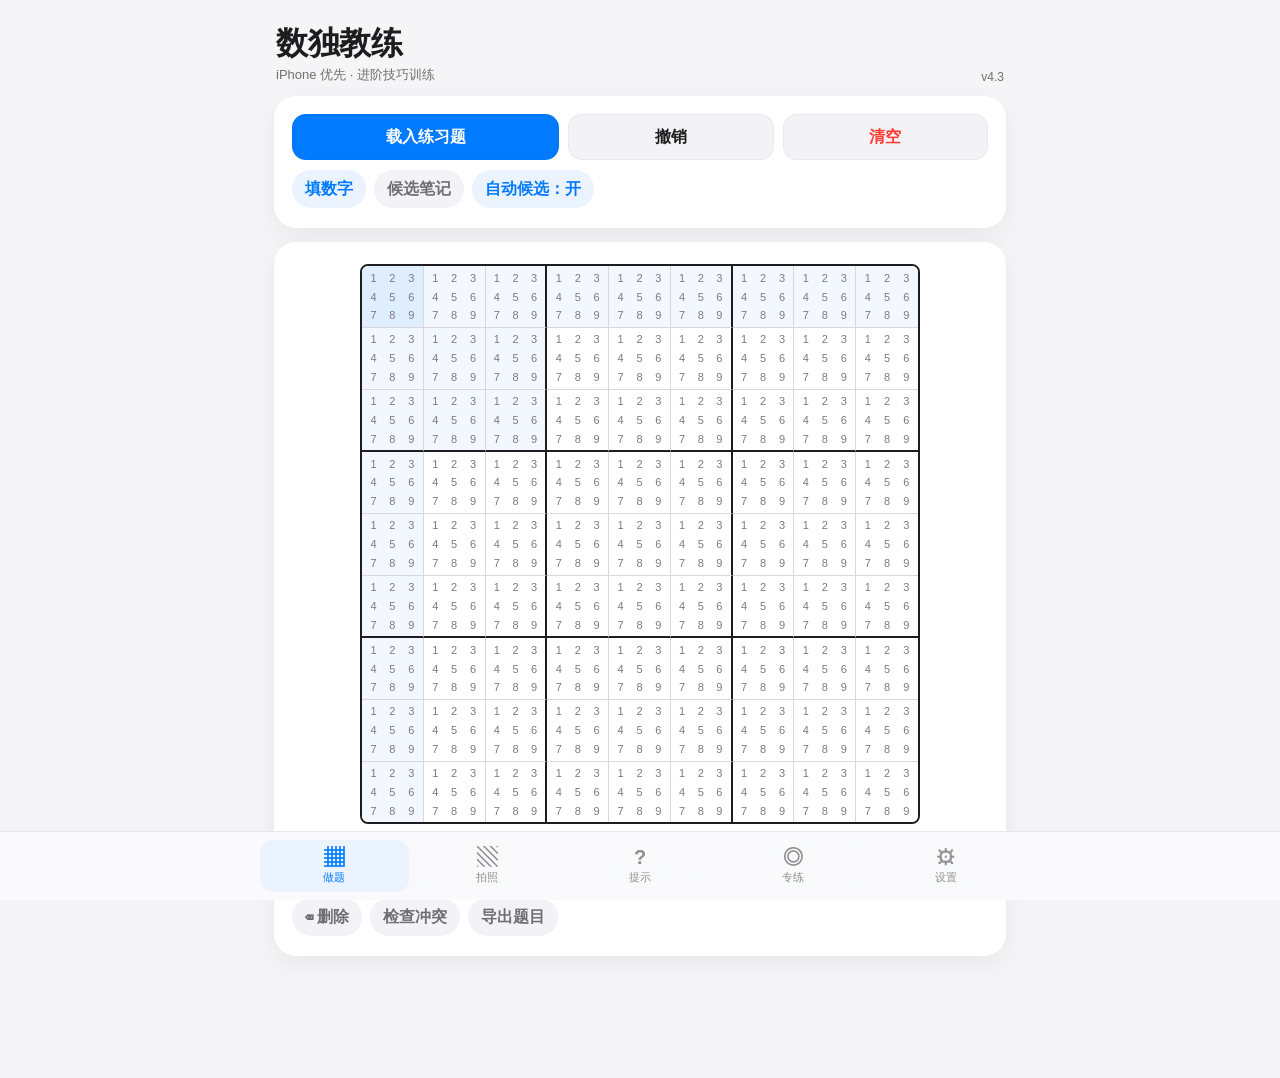
<file: test/index.html>
<!doctype html>
<html lang="zh-CN">
<head>
<meta charset="utf-8">
<meta name="viewport" content="width=device-width,initial-scale=1,viewport-fit=cover,user-scalable=no">
<title>数独教练</title>
<meta name="theme-color" content="#f5f5f7">
<meta name="apple-mobile-web-app-capable" content="yes">
<meta name="apple-mobile-web-app-status-bar-style" content="default">
<meta name="apple-mobile-web-app-title" content="数独教练">
<link rel="manifest" href="./manifest.webmanifest">
<link rel="apple-touch-icon" href="./icons/icon-192.png">
<style>
:root{
  --bg:#f5f5f7;--card:#fff;--text:#1d1d1f;--muted:#6e6e73;--line:#d2d2d7;
  --accent:#007aff;--accent-soft:#eaf3ff;--danger:#ff3b30;--ok:#34c759;
  --shadow:0 8px 24px rgba(0,0,0,.06);
}
*{box-sizing:border-box;-webkit-tap-highlight-color:transparent}
html,body{margin:0;background:var(--bg);color:var(--text);font-family:-apple-system,BlinkMacSystemFont,"SF Pro Text","PingFang SC","Helvetica Neue",Arial,sans-serif}
body{padding:env(safe-area-inset-top) 0 calc(86px + env(safe-area-inset-bottom));}
button,select,input{font:inherit}
button{border:0;background:none;color:inherit}
.app{max-width:760px;margin:auto;padding:14px 14px 22px}
.topbar{display:flex;align-items:flex-end;justify-content:space-between;gap:12px;padding:4px 2px 12px}
.brand h1{font-size:28px;line-height:1.1;margin:0;font-weight:800;letter-spacing:-.4px}
.brand p{margin:5px 0 0;font-size:13px;color:var(--muted)}
.version{font-size:12px;color:var(--muted);white-space:nowrap}
.card{background:var(--card);border-radius:22px;padding:14px;box-shadow:var(--shadow);margin-bottom:14px}
.hero-actions{display:grid;grid-template-columns:1.3fr 1fr 1fr;gap:9px}
.btn{min-height:46px;border-radius:14px;padding:10px 12px;background:#f2f2f7;font-weight:650;color:var(--text);border:1px solid rgba(0,0,0,.04)}
.btn.primary{background:var(--accent);color:#fff}
.btn.soft{background:var(--accent-soft);color:var(--accent)}
.btn.danger{color:var(--danger)}
.btn:active{transform:scale(.985)}
.sudoku-wrap{display:flex;justify-content:center;padding:4px 0 8px}
.board{width:min(100%,560px);aspect-ratio:1;display:grid;grid-template-columns:repeat(9,1fr);background:#fff;border:2.5px solid #1d1d1f;border-radius:8px;overflow:hidden}
.cell{position:relative;min-width:0;border-right:1px solid #d8d8dc;border-bottom:1px solid #d8d8dc;background:#fff}
.cell:nth-child(3n){border-right:2px solid #1d1d1f}
.cell:nth-child(9n){border-right:0}
.cell:nth-child(n+19):nth-child(-n+27),.cell:nth-child(n+46):nth-child(-n+54){border-bottom:2px solid #1d1d1f}
.cell:nth-child(n+73){border-bottom:0}
.cell.selected{background:#dfeeff}
.cell.peer{background:#f3f8ff}
.cell.same{background:#eaf3ff}
.cell.conflict{background:#ffe8e6}
.big{position:absolute;inset:0;display:flex;align-items:center;justify-content:center;font-size:clamp(20px,6.7vw,34px);font-weight:600}
.given .big{font-weight:800;color:#111}
.user .big{color:var(--accent)}
.cands{position:absolute;inset:2px;display:grid;grid-template-columns:repeat(3,1fr);grid-template-rows:repeat(3,1fr);font-size:clamp(7px,2.2vw,11px);color:#7a7a80}
.cand{display:flex;align-items:center;justify-content:center}
.keypad{display:grid;grid-template-columns:repeat(9,1fr);gap:6px;margin-top:10px}
.key{min-height:46px;border-radius:12px;background:#f2f2f7;color:var(--accent);font-size:22px;font-weight:700}
.key:active{background:#e5e5ea}
.mode-row{display:flex;gap:8px;margin-top:10px;overflow:auto;padding-bottom:2px}
.pill{flex:0 0 auto;min-height:38px;border-radius:999px;padding:8px 13px;background:#f2f2f7;color:var(--muted);font-weight:650}
.pill.active{background:var(--accent-soft);color:var(--accent)}
.section-title{font-size:19px;font-weight:800;margin:2px 0 10px}
.hint-box{background:#f7f7f9;border-radius:16px;padding:13px;line-height:1.6;font-size:14px;min-height:84px}
.hint-actions{display:grid;grid-template-columns:repeat(3,1fr);gap:8px;margin-top:10px}
.progress-shell{height:10px;background:#e5e5ea;border-radius:999px;overflow:hidden;margin-top:12px}
.progress-bar{height:100%;width:0;background:var(--accent);transition:width .2s ease}
.progress-meta{display:flex;justify-content:space-between;gap:10px;margin-top:8px;font-size:12px;color:var(--muted)}
.photo-box{border:1px dashed #c7c7cc;border-radius:18px;padding:14px;text-align:center;background:#fafafa}
.photo-box img{max-width:100%;border-radius:14px;display:none;margin-top:10px}
.photo-stage{position:relative;margin-top:12px;display:none;touch-action:none}
.photo-stage canvas{display:block;width:100%;height:auto;border-radius:14px;background:#111}
.crop-corner{position:absolute;width:30px;height:30px;border-radius:50%;background:var(--accent);border:4px solid #fff;box-shadow:0 2px 8px rgba(0,0,0,.22);transform:translate(-50%,-50%);touch-action:none}
.crop-help{margin-top:9px;font-size:12px;color:var(--muted);line-height:1.5}
.review-grid{border:2px solid #1d1d1f;border-radius:8px;overflow:hidden;gap:0;background:#fff}
.review-cell{border-radius:0;border-right:1px solid #d8d8dc;border-bottom:1px solid #d8d8dc;background:#fff}
.review-cell:nth-child(3n){border-right:2px solid #1d1d1f}
.review-cell:nth-child(9n){border-right:0}
.review-cell:nth-child(n+19):nth-child(-n+27),.review-cell:nth-child(n+46):nth-child(-n+54){border-bottom:2px solid #1d1d1f}
.review-cell:nth-child(n+73){border-bottom:0}
.review-cell.low{background:#fff2d7}

.review-grid{display:grid;grid-template-columns:repeat(9,1fr);gap:3px;margin-top:10px}
.review-cell{aspect-ratio:1;display:flex;align-items:center;justify-content:center;border-radius:7px;background:#f2f2f7;font-size:14px}
.review-cell.low{background:#fff2d7}
.practice-controls{display:grid;grid-template-columns:1fr 1fr;gap:8px}
.practice-board{margin-top:10px;border:2px solid #1d1d1f;border-radius:8px;overflow:hidden;display:grid;grid-template-columns:repeat(9,1fr);aspect-ratio:1;background:white}
.pcell{position:relative;border-right:1px solid #ddd;border-bottom:1px solid #ddd}
.pcell:nth-child(3n){border-right:2px solid #222}.pcell:nth-child(9n){border-right:0}
.pcell:nth-child(n+19):nth-child(-n+27),.pcell:nth-child(n+46):nth-child(-n+54){border-bottom:2px solid #222}.pcell:nth-child(n+73){border-bottom:0}
.pcands{position:absolute;inset:1px;display:grid;grid-template-columns:repeat(3,1fr);font-size:clamp(7px,2vw,11px)}
.pc{display:flex;align-items:center;justify-content:center;border-radius:4px}
.pc.pick{background:#dfeeff;color:var(--accent);font-weight:800}.pc.answer{background:#dcfce7;color:#166534;font-weight:800}
.tabbar{position:fixed;left:0;right:0;bottom:0;z-index:20;background:rgba(250,250,252,.92);backdrop-filter:blur(18px);-webkit-backdrop-filter:blur(18px);border-top:1px solid rgba(0,0,0,.08);padding:8px max(10px,env(safe-area-inset-right)) calc(8px + env(safe-area-inset-bottom)) max(10px,env(safe-area-inset-left))}
.tabbar-inner{max-width:760px;margin:auto;display:grid;grid-template-columns:repeat(5,1fr);gap:4px}
.tab{min-height:52px;border-radius:13px;font-size:11px;color:#8e8e93;display:flex;flex-direction:column;align-items:center;justify-content:center;gap:3px}
.tab b{font-size:20px;line-height:1}.tab.active{color:var(--accent);background:var(--accent-soft)}
.page{display:none}.page.active{display:block}
.setting-row{display:flex;justify-content:space-between;gap:14px;align-items:center;padding:12px 2px;border-bottom:1px solid #eee}
.setting-row:last-child{border-bottom:0}
.toggle{width:51px;height:31px;border-radius:999px;background:#d1d1d6;padding:2px;position:relative}
.toggle::after{content:"";position:absolute;width:27px;height:27px;border-radius:50%;background:white;left:2px;top:2px;box-shadow:0 1px 4px rgba(0,0,0,.2);transition:.2s}
.toggle.on{background:var(--ok)}.toggle.on::after{left:22px}
.small{font-size:12px;color:var(--muted);line-height:1.5}
.status-good{color:#16803b}.status-bad{color:var(--danger)}
@media(min-width:700px){.app{padding-top:22px}.brand h1{font-size:32px}.keypad{gap:9px}.card{padding:18px}}
</style>
</head>
<body>
<main class="app">
  <header class="topbar">
    <div class="brand"><h1>数独教练</h1><p>iPhone 优先 · 进阶技巧训练</p></div>
    <div class="version">v4.3</div>
  </header>

  <section id="page-solve" class="page active">
    <div class="card">
      <div class="hero-actions">
        <button class="btn primary" id="sampleBtn">载入练习题</button>
        <button class="btn" id="undoBtn">撤销</button>
        <button class="btn danger" id="clearBtn">清空</button>
      </div>
      <div class="mode-row">
        <button class="pill active" id="valueModeBtn">填数字</button>
        <button class="pill" id="candidateModeBtn">候选笔记</button>
        <button class="pill active" id="autoCandBtn">自动候选：开</button>
      </div>
    </div>

    <div class="card">
      <div class="sudoku-wrap"><div id="board" class="board" aria-label="数独棋盘"></div></div>
      <div id="keypad" class="keypad"></div>
      <div class="mode-row">
        <button class="pill" id="eraseBtn">⌫ 删除</button>
        <button class="pill" id="checkBtn">检查冲突</button>
        <button class="pill" id="copyBtn">导出题目</button>
      </div>
    </div>
  </section>

  <section id="page-photo" class="page">
    <div class="card">
      <div class="section-title">拍照 / 照片导入</div>
      <div class="photo-box">
        <button class="btn primary" id="pickPhotoBtn">拍照或选择照片</button>
        <input id="photoInput" type="file" accept="image/*" capture="environment" hidden>
        <div id="photoStage" class="photo-stage">
          <canvas id="photoCanvas"></canvas>
          <button type="button" class="crop-corner" id="corner0" aria-label="左上角"></button>
          <button type="button" class="crop-corner" id="corner1" aria-label="右上角"></button>
          <button type="button" class="crop-corner" id="corner2" aria-label="右下角"></button>
          <button type="button" class="crop-corner" id="corner3" aria-label="左下角"></button>
        </div>
        <div class="crop-help">照片载入后会先自动寻找数独外框。请确认 4 个蓝点落在棋盘四角；如果自动定位不准，再手工拖动。识别时会切成 81 格，并过滤小号候选数字。</div>
      </div>
      <div class="hero-actions" style="margin-top:12px">
        <button class="btn" id="resetCornersBtn" disabled>重置四角</button>
        <button class="btn" id="rotatePhotoBtn" disabled>旋转90°</button>
        <button class="btn soft" id="recognizeBtn" disabled>识别题目</button>
      </div>
      <div class="progress-shell"><div id="ocrBar" class="progress-bar"></div></div>
      <div class="progress-meta"><span id="ocrStage">等待照片</span><span id="ocrPct">0%</span></div>
      <div id="ocrReview" class="review-grid"></div>
      <button class="btn primary" id="importOcrBtn" style="width:100%;margin-top:12px;display:none">确认导入棋盘</button>
    </div>
  </section>

  <section id="page-hint" class="page">
    <div class="card">
      <div class="section-title">分层提示</div>
      <div class="hint-box" id="hintBox">先在“做题”页输入或导入数独，再回来获取提示。</div>
      <div class="hint-actions">
        <button class="btn primary" data-hint="1">提示 1</button>
        <button class="btn" data-hint="2">提示 2</button>
        <button class="btn soft" data-hint="3">完整逻辑</button>
      </div>
      <button class="btn primary" id="applyHintBtn" style="width:100%;margin-top:10px">执行这一步</button>
      <div class="small" style="margin-top:10px">支持：单数、锁定候选、数组、Fish、XY/XYZ/W-Wing、Skyscraper、2-String Kite；极难盘面会使用“矛盾链”给出可验证的排除理由。</div>
    </div>
  </section>

  <section id="page-practice" class="page">
    <div class="card">
      <div class="section-title">特定技巧专练</div>
      <div class="practice-controls">
        <select class="btn" id="practiceSkill">
          <option value="w">W-Wing</option><option value="xy">XY-Wing</option><option value="x">X-Wing</option>
        </select>
        <button class="btn primary" id="newPracticeBtn">生成新题</button>
      </div>
      <div id="practiceBoard" class="practice-board"></div>
      <div class="mode-row">
        <button class="pill" id="practiceCheck">检查</button>
        <button class="pill" id="practiceHint">提示</button>
        <button class="pill" id="practiceAnswer">答案</button>
      </div>
      <div id="practiceMsg" class="hint-box" style="margin-top:10px">点“生成新题”开始。</div>
    </div>
  </section>

  <section id="page-settings" class="page">
    <div class="card">
      <div class="section-title">设置</div>
      <div class="setting-row"><div><b>自动候选</b><div class="small">空格自动显示合法候选</div></div><button class="toggle on" id="autoToggle"></button></div>
      <div class="setting-row"><div><b>高亮同数字</b><div class="small">选择数字时高亮同数字</div></div><button class="toggle on" id="sameToggle"></button></div>
      <div class="setting-row"><div><b>安装状态</b><div class="small" id="installState">检测中…</div></div></div>
      <div class="setting-row"><div><b>数据</b><div class="small">当前版本仅保存在本机浏览器中</div></div><button class="btn" id="resetBtn">重置</button></div>
    </div>
  </section>
</main>

<nav class="tabbar">
  <div class="tabbar-inner">
    <button class="tab active" data-page="solve"><b>▦</b><span>做题</span></button>
    <button class="tab" data-page="photo"><b>▧</b><span>拍照</span></button>
    <button class="tab" data-page="hint"><b>?</b><span>提示</span></button>
    <button class="tab" data-page="practice"><b>◎</b><span>专练</span></button>
    <button class="tab" data-page="settings"><b>⚙</b><span>设置</span></button>
  </div>
</nav>

<script>
(()=>{
'use strict';
const ALL=[1,2,3,4,5,6,7,8,9];
const state={values:Array(81).fill(0),givens:new Set(),notes:Array.from({length:81},()=>new Set()),removed:Array.from({length:81},()=>new Set()),selected:0,mode:'value',auto:true,highlightSame:true,history:[],ocr:Array(81).fill(0),hintCells:new Set(),hintElims:new Set()};
const $=s=>document.querySelector(s), $$=s=>[...document.querySelectorAll(s)];
const rc=i=>[Math.floor(i/9),i%9], idx=(r,c)=>r*9+c, name=i=>{const [r,c]=rc(i);return `R${r+1}C${c+1}`};
function peers(i){const [r,c]=rc(i),s=new Set();for(let k=0;k<9;k++){s.add(idx(r,k));s.add(idx(k,c))}const br=Math.floor(r/3)*3,bc=Math.floor(c/3)*3;for(let rr=br;rr<br+3;rr++)for(let cc=bc;cc<bc+3;cc++)s.add(idx(rr,cc));s.delete(i);return s}
function cand(i){if(state.values[i])return [];const used=new Set([...peers(i)].map(j=>state.values[j]).filter(Boolean));return ALL.filter(n=>!used.has(n)&&!state.removed[i].has(n))}
function snapshot(){state.history.push({values:[...state.values],givens:[...state.givens],notes:state.notes.map(s=>[...s]),removed:state.removed.map(s=>[...s])});if(state.history.length>80)state.history.shift()}
function restore(x){state.values=[...x.values];state.givens=new Set(x.givens);state.notes=x.notes.map(a=>new Set(a));state.removed=(x.removed||Array.from({length:81},()=>[])).map(a=>new Set(a));clearHintMark();render()}
function hasConflict(i){const v=state.values[i];if(!v)return false;return [...peers(i)].some(j=>state.values[j]===v)}
function render(){
 const b=$('#board');b.innerHTML='';
 const pset=peers(state.selected), sv=state.values[state.selected];
 for(let i=0;i<81;i++){
   const d=document.createElement('button');d.type='button';d.className='cell';
   if(i===state.selected)d.classList.add('selected');else if(pset.has(i))d.classList.add('peer');
   if(state.highlightSame&&sv&&state.values[i]===sv)d.classList.add('same');
   if(hasConflict(i))d.classList.add('conflict');if(state.hintCells.has(i))d.classList.add('hint-focus');
   if(state.givens.has(i))d.classList.add('given');else if(state.values[i])d.classList.add('user');
   if(state.values[i]){const x=document.createElement('div');x.className='big';x.textContent=state.values[i];d.appendChild(x)}
   else{const cs=document.createElement('div');cs.className='cands';const arr=state.auto?cand(i):[...state.notes[i]];for(const n of ALL){const s=document.createElement('span');s.className='cand';s.textContent=arr.includes(n)?n:'';if(state.hintElims.has(i+'-'+n))s.classList.add('hint-elim');cs.appendChild(s)}d.appendChild(cs)}
   d.addEventListener('click',()=>{state.selected=i;render()});b.appendChild(d);
 }
 $('#autoCandBtn').textContent='自动候选：'+(state.auto?'开':'关');$('#autoCandBtn').classList.toggle('active',state.auto);$('#autoToggle').classList.toggle('on',state.auto);$('#sameToggle').classList.toggle('on',state.highlightSame);
 try{localStorage.setItem('sudokuCoachV4',JSON.stringify({values:state.values,givens:[...state.givens],notes:state.notes.map(s=>[...s]),removed:state.removed.map(s=>[...s]),auto:state.auto,highlightSame:state.highlightSame}))}catch(e){}
}
function enter(n){
 const i=state.selected;if(state.givens.has(i))return;snapshot();
 if(state.mode==='value'){state.values[i]=state.values[i]===n?0:n;state.notes[i].clear();state.removed=Array.from({length:81},()=>new Set());clearHintMark()}
 else if(!state.values[i]){state.notes[i].has(n)?state.notes[i].delete(n):state.notes[i].add(n)}
 render()
}
function erase(){const i=state.selected;if(state.givens.has(i))return;snapshot();state.values[i]=0;state.notes[i].clear();state.removed=Array.from({length:81},()=>new Set());clearHintMark();render()}
function loadSample(){
 const s='380000000067080053509300008978001346050763009603008570795632000842000635136800297';
 snapshot();state.values=[...s].map(Number);state.givens=new Set(state.values.map((v,i)=>v?i:-1).filter(i=>i>=0));state.notes=Array.from({length:81},()=>new Set());state.removed=Array.from({length:81},()=>new Set());clearHintMark();render()
}
for(const n of ALL){const k=document.createElement('button');k.type='button';k.className='key';k.textContent=n;k.addEventListener('click',()=>enter(n));$('#keypad').appendChild(k)}
$('#sampleBtn').onclick=loadSample;
$('#clearBtn').onclick=()=>{snapshot();state.values.fill(0);state.givens.clear();state.notes=Array.from({length:81},()=>new Set());state.removed=Array.from({length:81},()=>new Set());clearHintMark();render()};
$('#undoBtn').onclick=()=>{const x=state.history.pop();if(x)restore(x)};
$('#eraseBtn').onclick=erase;
$('#valueModeBtn').onclick=()=>{state.mode='value';$('#valueModeBtn').classList.add('active');$('#candidateModeBtn').classList.remove('active')};
$('#candidateModeBtn').onclick=()=>{state.mode='note';$('#candidateModeBtn').classList.add('active');$('#valueModeBtn').classList.remove('active')};
$('#autoCandBtn').onclick=()=>{state.auto=!state.auto;render()};
$('#autoToggle').onclick=()=>{state.auto=!state.auto;render()};
$('#sameToggle').onclick=()=>{state.highlightSame=!state.highlightSame;render()};
$('#checkBtn').onclick=()=>{const bad=state.values.some((v,i)=>v&&hasConflict(i)),dead=state.values.some((v,i)=>!v&&cand(i).length===0);alert(bad?'存在行、列或宫冲突。':dead?'存在没有任何候选的空格，请检查此前输入或候选删除。':'当前盘面没有直接冲突。')};
$('#copyBtn').onclick=()=>{const s=state.values.join('');prompt('复制下面的81位题目字符串：',s)};
$('#resetBtn').onclick=()=>{localStorage.removeItem('sudokuCoachV4');location.reload()};

$$('.tab').forEach(t=>t.onclick=()=>{$$('.tab').forEach(x=>x.classList.remove('active'));t.classList.add('active');$$('.page').forEach(x=>x.classList.remove('active'));$('#page-'+t.dataset.page).classList.add('active')});


function clearHintMark(){state.hintCells.clear();state.hintElims.clear()}
function unitRows(){return Array.from({length:9},(_,r)=>ALL.map((_,c)=>idx(r,c)))}
function unitCols(){return Array.from({length:9},(_,c)=>ALL.map((_,r)=>idx(r,c)))}
function unitBoxes(){const out=[];for(let br=0;br<3;br++)for(let bc=0;bc<3;bc++){const a=[];for(let r=br*3;r<br*3+3;r++)for(let c=bc*3;c<bc*3+3;c++)a.push(idx(r,c));out.push(a)}return out}
function unitObjs(){return [...unitRows().map((cells,i)=>({type:'行',no:i+1,cells})),...unitCols().map((cells,i)=>({type:'列',no:i+1,cells})),...unitBoxes().map((cells,i)=>({type:'宫',no:i+1,cells}))]}
function sees(a,b){return peers(a).has(b)}
function comb(arr,k){const out=[];function f(s,cur){if(cur.length===k){out.push([...cur]);return}for(let i=s;i<arr.length;i++){cur.push(arr[i]);f(i+1,cur);cur.pop()}}f(0,[]);return out}
function cm(){return Array.from({length:81},(_,i)=>new Set(cand(i)))}
function exactPossible(forceI=-1,forceN=0){
 const vals=[...state.values],removed=state.removed.map(s=>new Set(s));
 if(forceI>=0){if(vals[forceI]&&vals[forceI]!==forceN)return false;if(!vals[forceI]&&!cand(forceI).includes(forceN))return false;vals[forceI]=forceN}
 const rowUsed=Array.from({length:9},()=>new Set()),colUsed=Array.from({length:9},()=>new Set()),boxUsed=Array.from({length:9},()=>new Set());
 for(let i=0;i<81;i++)if(vals[i]){const [r,c]=rc(i),b=Math.floor(r/3)*3+Math.floor(c/3),v=vals[i];if(rowUsed[r].has(v)||colUsed[c].has(v)||boxUsed[b].has(v))return false;rowUsed[r].add(v);colUsed[c].add(v);boxUsed[b].add(v)}
 function rec(){
   let bi=-1,bo=null;
   for(let i=0;i<81;i++)if(!vals[i]){
     const [r,c]=rc(i),b=Math.floor(r/3)*3+Math.floor(c/3),o=ALL.filter(n=>!rowUsed[r].has(n)&&!colUsed[c].has(n)&&!boxUsed[b].has(n)&&!removed[i].has(n));
     if(!o.length)return false;if(bo===null||o.length<bo.length){bi=i;bo=o;if(o.length===1)break}
   }
   if(bi<0)return true;
   const [r,c]=rc(bi),b=Math.floor(r/3)*3+Math.floor(c/3);
   for(const n of bo){vals[bi]=n;rowUsed[r].add(n);colUsed[c].add(n);boxUsed[b].add(n);if(rec())return true;vals[bi]=0;rowUsed[r].delete(n);colUsed[c].delete(n);boxUsed[b].delete(n)}
   return false
 }
 return rec()
}
function stepFill(tech,i,n,short,text,cells=[i]){return{tech,cells,fill:{i,n},elim:[],short,text}}
function stepElim(tech,cells,elim,short,text){return{tech,cells,elim,short,text}}
function strongLinks(n,C){
 const out=[],seen=new Set();
 for(const u of unitObjs()){const p=u.cells.filter(i=>!state.values[i]&&C[i].has(n));if(p.length===2){let [a,b]=p;if(a>b)[a,b]=[b,a];const k=a+'-'+b;if(!seen.has(k)){seen.add(k);out.push([a,b])}}}
 return out
}
function validateStep(s){
 if(!s)return null;
 if(s.fill){if(!exactPossible(s.fill.i,s.fill.n))return null;return s}
 if(s.elim?.length){const safe=s.elim.filter(e=>!exactPossible(e.i,e.n));if(!safe.length)return null;s.elim=safe;return s}
 return s
}
function findPatternStep(){
 if(state.values.some((v,i)=>v&&hasConflict(i)))return{tech:'盘面冲突',cells:[],elim:[],short:'先修正重复数字。',text:'当前行、列或宫存在重复数字，暂不能继续逻辑提示。'};
 const C=cm();
 // singles
 for(let i=0;i<81;i++)if(!state.values[i]&&C[i].size===1){const n=[...C[i]][0];return stepFill('裸单',i,n,'找候选只剩一个的格。',`${name(i)} 只剩候选 ${n}，所以确定为 ${n}。`)}
 for(const u of unitObjs())for(const n of ALL){const p=u.cells.filter(i=>!state.values[i]&&C[i].has(n));if(p.length===1)return stepFill('隐藏单数',p[0],n,`只盯数字 ${n}，检查${u.type}${u.no}。`,`${u.type}${u.no} 中数字 ${n} 只有 ${name(p[0])} 可以放，因此填入 ${n}。`)}
 // locked candidates both directions
 for(let b=0;b<9;b++)for(const n of ALL){const box=unitBoxes()[b],p=box.filter(i=>!state.values[i]&&C[i].has(n));if(p.length>=2){const rs=[...new Set(p.map(i=>rc(i)[0]))],cs=[...new Set(p.map(i=>rc(i)[1]))];if(rs.length===1){const r=rs[0],el=unitRows()[r].filter(i=>!box.includes(i)&&!state.values[i]&&C[i].has(n)).map(i=>({i,n}));if(el.length)return stepElim('锁定候选（指向）',p,el,`第${b+1}宫的 ${n} 被锁在第${r+1}行。`,`因此第${r+1}行、该宫外的候选 ${n} 可以删除。`)}if(cs.length===1){const c=cs[0],el=unitCols()[c].filter(i=>!box.includes(i)&&!state.values[i]&&C[i].has(n)).map(i=>({i,n}));if(el.length)return stepElim('锁定候选（指向）',p,el,`第${b+1}宫的 ${n} 被锁在第${c+1}列。`,`因此第${c+1}列、该宫外的候选 ${n} 可以删除。`)}}}
 for(const u of [...unitObjs().slice(0,18)])for(const n of ALL){const p=u.cells.filter(i=>!state.values[i]&&C[i].has(n));if(p.length>=2){const bs=[...new Set(p.map(i=>{const [r,c]=rc(i);return Math.floor(r/3)*3+Math.floor(c/3)}))];if(bs.length===1){const b=bs[0],el=unitBoxes()[b].filter(i=>!u.cells.includes(i)&&!state.values[i]&&C[i].has(n)).map(i=>({i,n}));if(el.length)return stepElim('锁定候选（声明）',p,el,`${u.type}${u.no} 的 ${n} 全部落在第${b+1}宫。`,`因此第${b+1}宫其他格的候选 ${n} 可以删除。`)}}}
 // naked subsets
 for(const u of unitObjs()){const cells=u.cells.filter(i=>!state.values[i]&&C[i].size>=2&&C[i].size<=4);for(const k of [2,3,4])for(const g of comb(cells,k)){const un=new Set(g.flatMap(i=>[...C[i]]));if(un.size===k){const el=[];for(const j of u.cells)if(!g.includes(j)&&!state.values[j])for(const n of un)if(C[j].has(n))el.push({i:j,n});if(el.length){const nm=k===2?'裸对':k===3?'裸三数组':'裸四数组';return stepElim(nm,g,el,`${u.type}${u.no} 中 ${k} 个格只占用 ${k} 个候选。`,`这 ${k} 个数字必须由 ${g.map(name).join('、')} 占据，因此同单位其他格可删除 {${[...un].join(',')}}。`)}}}}
 // hidden pair
 for(const u of unitObjs())for(const [a,b] of comb(ALL,2)){const pa=u.cells.filter(i=>!state.values[i]&&C[i].has(a)),pb=u.cells.filter(i=>!state.values[i]&&C[i].has(b)),s=[...new Set([...pa,...pb])];if(pa.length===2&&pb.length===2&&s.length===2){const el=[];for(const i of s)for(const n of C[i])if(n!==a&&n!==b)el.push({i,n});if(el.length)return stepElim('隐藏数对',s,el,`${u.type}${u.no} 中 ${a}/${b} 都只出现在相同两个格。`,`因此 ${s.map(name).join('、')} 只能保留 ${a}/${b}。`)}}
 function fish(size){
   for(const n of ALL){
     const rows=[...Array(9).keys()].filter(r=>{const cs=unitRows()[r].filter(i=>!state.values[i]&&C[i].has(n)).map(i=>rc(i)[1]);return cs.length>=2&&cs.length<=size});
     for(const rs of comb(rows,size)){const cs=[...new Set(rs.flatMap(r=>unitRows()[r].filter(i=>!state.values[i]&&C[i].has(n)).map(i=>rc(i)[1])))];if(cs.length===size){const el=[];for(let r=0;r<9;r++)if(!rs.includes(r))for(const c of cs){const i=idx(r,c);if(!state.values[i]&&C[i].has(n))el.push({i,n})}if(el.length){const nm=size===2?'X-Wing':size===3?'Swordfish':'Jellyfish';return stepElim(nm,rs.flatMap(r=>cs.map(c=>idx(r,c))),el,`数字 ${n} 在 ${size} 行中只落在相同 ${size} 列。`,`形成 ${nm}，其他行这些列中的候选 ${n} 可以删除。`)}}}
     const cols=[...Array(9).keys()].filter(c=>{const rs=unitCols()[c].filter(i=>!state.values[i]&&C[i].has(n)).map(i=>rc(i)[0]);return rs.length>=2&&rs.length<=size});
     for(const cs of comb(cols,size)){const rs=[...new Set(cs.flatMap(c=>unitCols()[c].filter(i=>!state.values[i]&&C[i].has(n)).map(i=>rc(i)[0])))];if(rs.length===size){const el=[];for(let c=0;c<9;c++)if(!cs.includes(c))for(const r of rs){const i=idx(r,c);if(!state.values[i]&&C[i].has(n))el.push({i,n})}if(el.length){const nm=size===2?'X-Wing':size===3?'Swordfish':'Jellyfish';return stepElim(nm,cs.flatMap(c=>rs.map(r=>idx(r,c))),el,`数字 ${n} 在 ${size} 列中只落在相同 ${size} 行。`,`形成 ${nm}，其他列这些行中的候选 ${n} 可以删除。`)}}}
   }
   return null
 }
 let z=fish(2);if(z)return z;
 // XY wing
 const biv=[...Array(81).keys()].filter(i=>!state.values[i]&&C[i].size===2);
 for(const p of biv){const ws=biv.filter(i=>i!==p&&sees(p,i));for(const a of ws)for(const b of ws)if(a<b&&!sees(a,b)){const ca=[...C[a]].filter(n=>C[p].has(n)),cb=[...C[b]].filter(n=>C[p].has(n));if(ca.length!==1||cb.length!==1||ca[0]===cb[0])continue;const za=[...C[a]].find(n=>!C[p].has(n)),zb=[...C[b]].find(n=>!C[p].has(n));if(za&&za===zb){const el=[...Array(81).keys()].filter(i=>!state.values[i]&&![p,a,b].includes(i)&&C[i].has(za)&&sees(i,a)&&sees(i,b)).map(i=>({i,n:za}));if(el.length)return stepElim('XY-Wing',[p,a,b],el,`${name(p)} 是枢轴，两侧双候选形成 XY-Wing。`,`两翼共同包含 ${za}；无论枢轴取哪个值，两翼至少一个为 ${za}，所以同时看见两翼的位置可删除 ${za}。`)}}}
 // XYZ wing
 const tri=[...Array(81).keys()].filter(i=>!state.values[i]&&C[i].size===3);
 for(const p of tri){const ws=biv.filter(i=>sees(p,i)&&[...C[i]].every(n=>C[p].has(n)));for(const [a,b] of comb(ws,2)){const inter=[...C[a]].filter(n=>C[b].has(n)),un=new Set([...C[a],...C[b]]);if(inter.length===1&&un.size===3&&[...un].every(n=>C[p].has(n))){const n=inter[0],el=[...Array(81).keys()].filter(i=>!state.values[i]&&![p,a,b].includes(i)&&C[i].has(n)&&sees(i,p)&&sees(i,a)&&sees(i,b)).map(i=>({i,n}));if(el.length)return stepElim('XYZ-Wing',[p,a,b],el,`${name(p)} 与两个双候选翼形成 XYZ-Wing。`,`候选 ${n} 必在这三个关键格之一成立，因此同时看见三者的位置可删除 ${n}。`)}}}
 // W-Wing
 function sameSet(a,b){return a.size===b.size&&[...a].every(x=>b.has(x))}
 for(const [a,b] of comb(biv,2)){if(!sameSet(C[a],C[b]))continue;const ns=[...C[a]];for(const bridge of ns){const other=ns.find(n=>n!==bridge);for(const [u,v] of strongLinks(bridge,C)){if((sees(a,u)&&sees(b,v))||(sees(a,v)&&sees(b,u))){const el=[...Array(81).keys()].filter(i=>!state.values[i]&&![a,b].includes(i)&&C[i].has(other)&&sees(i,a)&&sees(i,b)).map(i=>({i,n:other}));if(el.length)return stepElim('W-Wing',[a,b,u,v],el,`${name(a)} 与 ${name(b)} 是相同双候选，候选 ${bridge} 由一条强链连接两翼。`,`因此两翼至少一个必须取 ${other}，同时看见两翼的位置可删除 ${other}。`)}}}}
 // Skyscraper
 for(const n of ALL){
   const R=[...Array(9).keys()].map(r=>unitRows()[r].filter(i=>!state.values[i]&&C[i].has(n))).filter(a=>a.length===2);
   for(const [A,B] of comb(R,2)){const ac=A.map(i=>rc(i)[1]),bc=B.map(i=>rc(i)[1]),sh=ac.filter(c=>bc.includes(c));if(sh.length===1){const base=sh[0],ra=A.find(i=>rc(i)[1]!==base),rb=B.find(i=>rc(i)[1]!==base);if(ra!=null&&rb!=null&&!sees(ra,rb)){const el=[...Array(81).keys()].filter(i=>!state.values[i]&&C[i].has(n)&&![...A,...B].includes(i)&&sees(i,ra)&&sees(i,rb)).map(i=>({i,n}));if(el.length)return stepElim('Skyscraper',[...A,...B],el,`候选 ${n} 的两条行强链形成 Skyscraper。`,`两个“屋顶”至少一个为真，所以同时看见两个屋顶的位置可删除 ${n}。`)}}}
   const Q=[...Array(9).keys()].map(c=>unitCols()[c].filter(i=>!state.values[i]&&C[i].has(n))).filter(a=>a.length===2);
   for(const [A,B] of comb(Q,2)){const ar=A.map(i=>rc(i)[0]),br=B.map(i=>rc(i)[0]),sh=ar.filter(r=>br.includes(r));if(sh.length===1){const base=sh[0],ra=A.find(i=>rc(i)[0]!==base),rb=B.find(i=>rc(i)[0]!==base);if(ra!=null&&rb!=null&&!sees(ra,rb)){const el=[...Array(81).keys()].filter(i=>!state.values[i]&&C[i].has(n)&&![...A,...B].includes(i)&&sees(i,ra)&&sees(i,rb)).map(i=>({i,n}));if(el.length)return stepElim('Skyscraper',[...A,...B],el,`候选 ${n} 的两条列强链形成 Skyscraper。`,`两个“屋顶”至少一个为真，所以同时看见两个屋顶的位置可删除 ${n}。`)}}}
 }
 // 2-string kite
 for(const n of ALL){const R=[...Array(9).keys()].map(r=>unitRows()[r].filter(i=>!state.values[i]&&C[i].has(n))).filter(a=>a.length===2),Q=[...Array(9).keys()].map(c=>unitCols()[c].filter(i=>!state.values[i]&&C[i].has(n))).filter(a=>a.length===2);for(const A of R)for(const B of Q)for(const a of A)for(const b of B){const [ar,ac]=rc(a),[br,bc]=rc(b);if(Math.floor(ar/3)===Math.floor(br/3)&&Math.floor(ac/3)===Math.floor(bc/3)){const ao=A.find(x=>x!==a),bo=B.find(x=>x!==b);const el=[...Array(81).keys()].filter(i=>!state.values[i]&&C[i].has(n)&&![...A,...B].includes(i)&&sees(i,ao)&&sees(i,bo)).map(i=>({i,n}));if(el.length)return stepElim('2-String Kite',[...A,...B],el,`候选 ${n} 的一条行强链和一条列强链在同一宫连接。`,`两条强链外端至少一个为真，同时看见外端的位置可删除 ${n}。`)}}}
 z=fish(3);if(z)return z;z=fish(4);if(z)return z;
 return null
}
function forcingStep(){
 // Prefer bivalue / low-candidate cells and prove impossible candidates.
 const cells=[...Array(81).keys()].filter(i=>!state.values[i]&&cand(i).length>=2).sort((a,b)=>cand(a).length-cand(b).length);
 for(const i of cells.slice(0,30)){
   const cs=cand(i),bad=[];
   for(const n of cs)if(!exactPossible(i,n))bad.push(n);
   if(bad.length===cs.length-1){const good=cs.find(n=>!bad.includes(n));return stepFill('矛盾链',i,good,`对 ${name(i)} 的候选逐一作“假设—验证”。`,`若假设 ${name(i)} 为 ${bad.join(' 或 ')}，继续推演都会导致盘面无解；因此 ${name(i)} 只能是 ${good}。`,[i])}
   if(bad.length){const n=bad[0];return stepElim('矛盾链',[i],[{i,n}],`假设 ${name(i)}=${n}，检查是否会产生矛盾。`,`假设 ${name(i)}=${n} 后，沿现有约束继续推演会出现无解矛盾，因此可以排除候选 ${n}。`)}
 }
 return null
}
function findStep(){
 let s=findPatternStep();
 if(s){const v=validateStep(s);if(v)return v}
 return forcingStep()
}
let currentHint=null;
function markStep(s){clearHintMark();for(const i of s?.cells||[])state.hintCells.add(i);for(const e of s?.elim||[])state.hintElims.add(e.i+'-'+e.n);render()}
$$('[data-hint]').forEach(btn=>btn.onclick=()=>{
 currentHint=findStep();const lv=+btn.dataset.hint;
 if(!currentHint){$('#hintBox').textContent=state.values.every(Boolean)?'这道数独已经完成。':'当前没有找到可推进步骤，请检查盘面是否录入正确。';clearHintMark();render();return}
 markStep(currentHint);
 const s=currentHint,pos=(s.cells||[]).map(name).join('、'),del=(s.elim||[]).map(e=>`${name(e.i)} 的 ${e.n}`).join('、');
 $('#hintBox').innerHTML=lv===1?`<b>${s.tech}</b><br>${s.short}`:lv===2?`<b>${s.tech}</b><br>关键位置：${pos||'—'}${del?'<br>可删除：'+del:''}${s.fill?'<br>可确定：'+name(s.fill.i)+' = '+s.fill.n:''}`:`<b>${s.tech}</b><br>${s.text}`;
});
$('#applyHintBtn').onclick=()=>{
 const s=currentHint||findStep();if(!s){$('#hintBox').textContent='当前没有可执行步骤。';return}
 snapshot();
 if(s.fill&&!state.givens.has(s.fill.i)){state.values[s.fill.i]=s.fill.n;state.notes[s.fill.i].clear();state.removed[s.fill.i].clear()}
 for(const e of s.elim||[])if(!state.values[e.i])state.removed[e.i].add(e.n);
 currentHint=null;clearHintMark();render();
 $('#hintBox').innerHTML=`<b>已执行：${s.tech}</b><br>${s.fill?name(s.fill.i)+' = '+s.fill.n:(s.elim||[]).map(e=>name(e.i)+' 删除 '+e.n).join('、')}`;
};


let photoImage=null, photoRotation=0, photoCorners=[], reviewConfidence=Array(81).fill(0);
const photoCanvas=$('#photoCanvas'), photoCtx=photoCanvas.getContext('2d',{willReadFrequently:true});
const cornerEls=[0,1,2,3].map(i=>$('#corner'+i));

$('#pickPhotoBtn').onclick=()=>$('#photoInput').click();
$('#photoInput').onchange=e=>{
  const file=e.target.files?.[0]; if(!file)return;
  const img=new Image();
  img.onload=()=>{photoImage=img;photoRotation=0;drawPhoto();$('#recognizeBtn').disabled=false;$('#resetCornersBtn').disabled=false;$('#rotatePhotoBtn').disabled=false;const ok=autoDetectSudoku();progress(0,ok?'已自动定位数独外框；请确认4个蓝点落在棋盘四角':'未能自动定位，请手工拖动4个蓝点到棋盘外框四角')};
  img.src=URL.createObjectURL(file);
};
function rotatedDims(){return photoRotation%180===0?[photoImage.naturalWidth,photoImage.naturalHeight]:[photoImage.naturalHeight,photoImage.naturalWidth]}
function drawPhoto(){
  if(!photoImage)return;
  const [rw,rh]=rotatedDims(), maxW=1000, scale=Math.min(1,maxW/rw);
  photoCanvas.width=Math.round(rw*scale);photoCanvas.height=Math.round(rh*scale);
  photoCtx.save();photoCtx.clearRect(0,0,photoCanvas.width,photoCanvas.height);photoCtx.scale(scale,scale);
  if(photoRotation===0)photoCtx.drawImage(photoImage,0,0);
  else if(photoRotation===90){photoCtx.translate(rw,0);photoCtx.rotate(Math.PI/2);photoCtx.drawImage(photoImage,0,0)}
  else if(photoRotation===180){photoCtx.translate(rw,rh);photoCtx.rotate(Math.PI);photoCtx.drawImage(photoImage,0,0)}
  else {photoCtx.translate(0,rh);photoCtx.rotate(-Math.PI/2);photoCtx.drawImage(photoImage,0,0)}
  photoCtx.restore();$('#photoStage').style.display='block';resetCorners()
}
function resetCorners(){
  const w=photoCanvas.width,h=photoCanvas.height,m=Math.max(12,Math.min(w,h)*.05);
  photoCorners=[[m,m],[w-m,m],[w-m,h-m],[m,h-m]];updateCorners()
}

function _clusters(vals){
  const out=[];
  for(const v of vals){
    if(!out.length||v>out[out.length-1][out[out.length-1].length-1]+1)out.push([v]);
    else out[out.length-1].push(v)
  }
  return out.map(a=>Math.round(a.reduce((s,x)=>s+x,0)/a.length))
}
function _bestQuad(lines,dim){
  if(lines.length<4)return null;
  let best=null,bestScore=1e9;
  for(let a=0;a<lines.length-3;a++)for(let b=a+1;b<lines.length-2;b++)for(let c=b+1;c<lines.length-1;c++)for(let d=c+1;d<lines.length;d++){
    const q=[lines[a],lines[b],lines[c],lines[d]],g=[q[1]-q[0],q[2]-q[1],q[3]-q[2]];
    const m=(g[0]+g[1]+g[2])/3;if(m<dim*.06)continue;
    const sd=Math.sqrt(g.reduce((s,x)=>s+(x-m)*(x-m),0)/3),span=q[3]-q[0];
    if(span<dim*.25)continue;
    const score=sd/(m+1e-6);
    if(score<bestScore){bestScore=score;best=q}
  }
  return bestScore<.12?best:null
}
function autoDetectSudoku(){
  if(!photoImage)return false;
  const W=photoCanvas.width,H=photoCanvas.height,im=photoCtx.getImageData(0,0,W,H).data;
  // Major 3x3 lines are much darker/longer than ordinary cell lines in the
  // two screenshot styles used in regression tests.
  const dark=new Uint8Array(W*H);
  for(let p=0,k=0;p<dark.length;p++,k+=4){
    const g=.299*im[k]+.587*im[k+1]+.114*im[k+2];dark[p]=g<145?1:0
  }
  const hs=[],vs=[];
  for(let y=0;y<H;y++){
    let run=0,max=0;for(let x=0;x<W;x++){if(dark[y*W+x]){run++;if(run>max)max=run}else run=0}
    if(max/W>.48)hs.push(y)
  }
  for(let x=0;x<W;x++){
    let run=0,max=0;for(let y=0;y<H;y++){if(dark[y*W+x]){run++;if(run>max)max=run}else run=0}
    if(max/H>.30)vs.push(x)
  }
  const hy=_bestQuad(_clusters(hs),H),vx=_bestQuad(_clusters(vs),W);
  if(!hy||!vx)return false;
  const hspan=hy[3]-hy[0],vspan=vx[3]-vx[0],ratio=hspan/vspan;
  if(ratio<.82||ratio>1.18)return false;
  photoCorners=[[vx[0],hy[0]],[vx[3],hy[0]],[vx[3],hy[3]],[vx[0],hy[3]]];
  updateCorners();return true
}
function updateCorners(){
  const rect=photoCanvas.getBoundingClientRect(),sx=rect.width/photoCanvas.width,sy=rect.height/photoCanvas.height;
  cornerEls.forEach((el,i)=>{el.style.left=photoCorners[i][0]*sx+'px';el.style.top=photoCorners[i][1]*sy+'px'})
}
window.addEventListener('resize',()=>{if(photoImage)updateCorners()});
cornerEls.forEach((el,i)=>{
  let drag=false;
  const move=e=>{if(!drag)return;e.preventDefault();const rect=photoCanvas.getBoundingClientRect();const sx=photoCanvas.width/rect.width,sy=photoCanvas.height/rect.height;const p=e.touches?e.touches[0]:e;photoCorners[i]=[Math.max(0,Math.min(photoCanvas.width,(p.clientX-rect.left)*sx)),Math.max(0,Math.min(photoCanvas.height,(p.clientY-rect.top)*sy))];updateCorners()};
  el.addEventListener('pointerdown',e=>{drag=true;el.setPointerCapture?.(e.pointerId);e.preventDefault()});
  el.addEventListener('pointermove',move);el.addEventListener('pointerup',()=>drag=false);el.addEventListener('pointercancel',()=>drag=false)
});
$('#resetCornersBtn').onclick=resetCorners;
$('#rotatePhotoBtn').onclick=()=>{photoRotation=(photoRotation+90)%360;drawPhoto();const ok=autoDetectSudoku();progress(0,ok?'旋转完成并已重新定位棋盘':'旋转完成，请手工对齐四角')};

function solve8(A,b){const n=8,M=A.map((r,i)=>[...r,b[i]]);for(let c=0;c<n;c++){let p=c;for(let r=c+1;r<n;r++)if(Math.abs(M[r][c])>Math.abs(M[p][c]))p=r;[M[c],M[p]]=[M[p],M[c]];const d=M[c][c];if(Math.abs(d)<1e-10)throw new Error('四角位置无效');for(let j=c;j<=n;j++)M[c][j]/=d;for(let r=0;r<n;r++)if(r!==c){const f=M[r][c];for(let j=c;j<=n;j++)M[r][j]-=f*M[c][j]}}return M.map(r=>r[n])}
function homography(dst,src){const A=[],b=[];for(let k=0;k<4;k++){const [x,y]=dst[k],[u,v]=src[k];A.push([x,y,1,0,0,0,-u*x,-u*y]);b.push(u);A.push([0,0,0,x,y,1,-v*x,-v*y]);b.push(v)}return [...solve8(A,b),1]}
function warpBoard(size=720){
  const out=document.createElement('canvas');out.width=out.height=size;const oc=out.getContext('2d',{willReadFrequently:true});
  const src=photoCtx.getImageData(0,0,photoCanvas.width,photoCanvas.height),dst=oc.createImageData(size,size);
  const H=homography([[0,0],[size-1,0],[size-1,size-1],[0,size-1]],photoCorners),sd=src.data,dd=dst.data,sw=src.width,sh=src.height;
  for(let y=0;y<size;y++)for(let x=0;x<size;x++){const den=H[6]*x+H[7]*y+H[8],u=(H[0]*x+H[1]*y+H[2])/den,v=(H[3]*x+H[4]*y+H[5])/den,xi=Math.round(u),yi=Math.round(v),di=(y*size+x)*4;if(xi>=0&&xi<sw&&yi>=0&&yi<sh){const si=(yi*sw+xi)*4;dd[di]=sd[si];dd[di+1]=sd[si+1];dd[di+2]=sd[si+2];dd[di+3]=255}else{dd[di]=dd[di+1]=dd[di+2]=255;dd[di+3]=255}}
  oc.putImageData(dst,0,0);return out
}

function cellGlyph(board,r,c){
  const S=board.width,cell=S/9,pad=cell*.16,N=112;
  const cv=document.createElement('canvas');cv.width=cv.height=N;const cx=cv.getContext('2d',{willReadFrequently:true});
  cx.drawImage(board,c*cell+pad,r*cell+pad,cell-2*pad,cell-2*pad,0,0,N,N);
  const im=cx.getImageData(0,0,N,N),d=im.data,gray=new Float32Array(N*N);
  let mean=0;for(let p=0,k=0;p<gray.length;p++,k+=4){gray[p]=.299*d[k]+.587*d[k+1]+.114*d[k+2];mean+=gray[p]}mean/=gray.length;
  const th=Math.max(55,Math.min(220,mean-38)),bin=new Uint8Array(N*N);
  for(let p=0;p<bin.length;p++)bin[p]=gray[p]<th?1:0;
  const seen=new Uint8Array(N*N),dirs=[[1,0],[-1,0],[0,1],[0,-1]],opts=[];
  for(let y=2;y<N-2;y++)for(let x=2;x<N-2;x++){const st=y*N+x;if(!bin[st]||seen[st])continue;let stack=[st],pix=[],minx=x,maxx=x,miny=y,maxy=y;seen[st]=1;
    while(stack.length){const q=stack.pop(),qy=Math.floor(q/N),qx=q-qy*N;pix.push(q);if(qx<minx)minx=qx;if(qx>maxx)maxx=qx;if(qy<miny)miny=qy;if(qy>maxy)maxy=qy;for(const [dx,dy] of dirs){const nx=qx+dx,ny=qy+dy,ni=ny*N+nx;if(nx>=2&&nx<N-2&&ny>=2&&ny<N-2&&bin[ni]&&!seen[ni]){seen[ni]=1;stack.push(ni)}}}
    const bw=maxx-minx+1,bh=maxy-miny+1,area=pix.length,ar=area/(N*N);let sx=0,sy=0;for(const q of pix){const qy=Math.floor(q/N),qx=q-qy*N;sx+=qx;sy+=qy}const ccx=sx/area,ccy=sy/area;
    const sizeOK=bh>=N*.35&&bh<=N*.83&&bw>=N*.05&&bw<=N*.68&&ar>=.012&&ar<=.20;
    const centerOK=ccx>=N*.17&&ccx<=N*.83&&ccy>=N*.15&&ccy<=N*.85;
    if(sizeOK&&centerOK)opts.push({pix,minx,maxx,miny,maxy,bw,bh,area,score:bh/N*60+ar*180})
  }
  if(!opts.length)return{isMain:false};
  opts.sort((a,b)=>b.score-a.score);const o=opts[0],tmp=document.createElement('canvas');tmp.width=o.bw;tmp.height=o.bh;const tx=tmp.getContext('2d');
  tx.fillStyle='#fff';tx.fillRect(0,0,o.bw,o.bh);tx.fillStyle='#000';for(const q of o.pix){const qy=Math.floor(q/N),qx=q-qy*N;tx.fillRect(qx-o.minx,qy-o.miny,1,1)}
  const out=document.createElement('canvas');out.width=out.height=100;const ox=out.getContext('2d');ox.fillStyle='#fff';ox.fillRect(0,0,100,100);
  const scale=Math.min(60/o.bw,70/o.bh),dw=Math.max(1,Math.round(o.bw*scale)),dh=Math.max(1,Math.round(o.bh*scale));ox.imageSmoothingEnabled=false;ox.drawImage(tmp,0,0,o.bw,o.bh,Math.round((100-dw)/2),Math.round((100-dh)/2),dw,dh);
  return{isMain:true,canvas:out,score:Math.min(100,Math.round(o.score))}
}
const DIGIT_PROTOTYPES={"1":"AAAAAAAAAAAAAAAAAAAAAAAAAAAAAAAAAAAAAAAAAAAAAAAAAAAAAAAAAAAAAAAAAT3c/+8AAAAAAAAAAAAAAAAAAAAAAAAAAAAAAAAAAABM5////wAAAAAAAAAAAAAAAAAAAAAAAAAAAAAAAAAANuv/////AAAAAAAAAAAAAAAAAAAAAAAAAAAAAAAFNsT///////8AAAAAAAAAAAAAAAAAAAAAAAAAAAAANZfk/////////wAAAAAAAAAAAAAAAAAAAAAAAAAAAADq/////6N1+v//AAAAAAAAAAAAAAAAAAAAAAAAAAAAAPr/+tlpBCn5//8AAAAAAAAAAAAAAAAAAAAAAAAAAAAAcpVfGAEAKfn//wAAAAAAAAAAAAAAAAAAAAAAAAAAAAAAAAAAAAAp+f//AAAAAAAAAAAAAAAAAAAAAAAAAAAAAAAAAAAAACn5//8AAAAAAAAAAAAAAAAAAAAAAAAAAAAAAAAAAAAAKfn//wAAAAAAAAAAAAAAAAAAAAAAAAAAAAAAAAAAAAAp+f//AAAAAAAAAAAAAAAAAAAAAAAAAAAAAAAAAAAAACn5//8AAAAAAAAAAAAAAAAAAAAAAAAAAAAAAAAAAAAAKfn//wAAAAAAAAAAAAAAAAAAAAAAAAAAAAAAAAAAAAAp+f//AAAAAAAAAAAAAAAAAAAAAAAAAAAAAAAAAAAAACn5//8AAAAAAAAAAAAAAAAAAAAAAAAAAAAAAAAAAAAAKfn//wAAAAAAAAAAAAAAAAAAAAAAAAAAAAAAAAAAAAAp+f//AAAAAAAAAAAAAAAAAAAAAAAAAAAAAAAAAAAAACn5//8AAAAAAAAAAAAAAAAAAAAAAAAAAAAAAAAAAAAAKfn//wAAAAAAAAAAAAAAAAAAAAAAAAAAAAAAAAAAAAAp+f//AAAAAAAAAAAAAAAAAAAAAAAAAAAAAAAAAAAAACn5//8AAAAAAAAAAAAAAAAAAAAAAAAAAAAAAAAAAAAAKfn//wAAAAAAAAAAAAAAAAAAAAAAAAAAAAAAAAAAAAAp+f//AAAAAAAAAAAAAAAAAAAAAAAAAAAAAAAAAAAAACn5//8AAAAAAAAAAAAAAAAAAAAAAAAAAAAAAAAAAAAAKfn//wAAAAAAAAAAAAAAAAAAAAAAAAAAAAAAAAAAAAAp+f//AAAAAAAAAAAAAAAAAAAAAAAAAAAAAAAAAAAAACn5//8AAAAAAAAAAAAAAAAAAAAAAAAAAAAAAAAAAAAAKfn//wAAAAAAAAAAAAAAAAAAAAAAAAAAAAAAAAAAAAAa7///AAAAAAAAAAAAAAAAAAAAAAAAAAAAAAAAAAAAAAAAAAAAAAAAAAAAAAAAAA==","2":"AAAAAAAAAAAAAAAAAAAAAAAAAAAAAAAAAAAAAAAAAAAAAAAAAAAAAAAAABhFn+X/7KtcJQMAAAAAAAAAAAAAAAAAAAAAAAAAAAJD2//////////ucxAAAAAAAAAAAAAAAAAAAAAAAAAonPb////////////8tzsGAAAAAAAAAAAAAAAAAAAAC77///7mg0ZBQVXC+///5SIAAAAAAAAAAAAAAAAAAAmf/f/9kh4AAAAAABB03/39iA0AAAAAAAAAAAAAAAAAZf3//40EAAAAAAAAAAB09P/4RAQAAAAAAAAAAAAAAADe///PEQAAAAAAAAAAABPN/v+WEAAAAAAAAAAAAAAAAGvH1zsAAAAAAAAAAAAAAI34/8MTAAAAAAAAAAAAAAAAAAkSAAAAAAAAAAAAAAAAV+7/0BMAAAAAAAAAAAAAAAAAAAAAAAAAAAAAAAAAAAB49//NEwAAAAAAAAAAAAAAAAAAAAAAAAAAAAAAAAAABLf9/6sTAAAAAAAAAAAAAAAAAAAAAAAAAAAAAAAAAABG5///ZAYAAAAAAAAAAAAAAAAAAAAAAAAAAAAAAAAAApX5/78YAAAAAAAAAAAAAAAAAAAAAAAAAAAAAAAAAAFy8//3TQMAAAAAAAAAAAAAAAAAAAAAAAAAAAAAAAAFjfj//6YOAAAAAAAAAAAAAAAAAAAAAAAAAAAAAAAAHsL9//6pDwAAAAAAAAAAAAAAAAAAAAAAAAAAAAAAAUnY///9kRUAAAAAAAAAAAAAAAAAAAAAAAAAAAAAAAaF8P//+3QMAAAAAAAAAAAAAAAAAAAAAAAAAAAAAAAZr/7//+lYAQAAAAAAAAAAAAAAAAAAAAAAAAAAAAABWN7///6uIgAAAAAAAAAAAAAAAAAAAAAAAAAAAAAAADju////nhAAAAAAAAAAAAAAAAAAAAAAAAAAAAAAAAFg8///1j4BAAAAAAAAAAAAAAAAAAAAAAAAAAAAAAAAOvD//+U5AQAAAAAAAAAAAAAAAAAAAAAAAAAAAAAAAACj///TKwEAAAAAAAAAAAAAAAAAAAAAAAAAAAAAAAAAKez//j4AAAAAAAAAAAAAAAAAAAAAAAAAAAAAAAAAAABu/v/bEAAAAAAAAAAAAAAAAAAAAAAAAAAAAAAAAAAAAa7//5kEAAAAAAAAAAAAAAAAAAAAAAAAAAAAAAAAAAABsP//3Xt1dXV1dXV1dXV1dXFOBQAAAAAAAAAAAAAAAAGw//////////////////////8iAAAAAAAAAAAAAAAAAaX//////////////////////yIAAAAAAAAAAAAAAAAAAAAAAAAAAAAAAAAAAAAAAAAAAAAAAAAAAA==","3":"AAAAAAAAAAAAAAAAAAAAAAAAAAAAAAAAAAAAAAAAAAAAAAAAAAAAAAAABzF+0/j1040wCgAAAAAAAAAAAAAAAAAAAAAAAAAAACCn+////////++nNQEAAAAAAAAAAAAAAAAAAAAAAAR+6f////////////7lbw4AAAAAAAAAAAAAAAAAAAAAbP7//++TRzIyTKfs///oXQIAAAAAAAAAAAAAAAAAAABJ5/mJLgEAAAAAB0ay+v+zLQAAAAAAAAAAAAAAAAAAAAEnOwQAAAAAAAAAADnK/+pkBQAAAAAAAAAAAAAAAAAAAAAAAAAAAAAAAAAAAIz9/50XAAAAAAAAAAAAAAAAAAAAAAAAAAAAAAAAAAAAW/r/qh8AAAAAAAAAAAAAAAAAAAAAAAAAAAAAAAAAAABw/P+mGgAAAAAAAAAAAAAAAAAAAAAAAAAAAAAAAAAACKj//o0KAAAAAAAAAAAAAAAAAAAAAAAAAAAAAAAAABF55f/YRgEAAAAAAAAAAAAAAAAAAAAAAAAAAAAAAAErsPr//44HAAAAAAAAAAAAAAAAAAAAAAAAAAQ5f6bD5P7///eOKAAAAAAAAAAAAAAAAAAAAAAAAAAANfb////////1eAQAAAAAAAAAAAAAAAAAAAAAAAAAAABA/f////////mRBwAAAAAAAAAAAAAAAAAAAAAAAAAAAAQ7bHCc3ff////AQgAAAAAAAAAAAAAAAAAAAAAAAAAAAAAAAAEWOpj4//2vHwAAAAAAAAAAAAAAAAAAAAAAAAAAAAAAAAAAB1vV//mJGAAAAAAAAAAAAAAAAAAAAAAAAAAAAAAAAAAAAGD5/+dCAAAAAAAAAAAAAAAAAAAAAAAAAAAAAAAAAAAAJ8z//2MAAAAAAAAAAAAAAAAAAAAAAAAAAAAAAAAAAAAFlf//ZwAAAAAAAAAAAAAAAAAAAAAAAAAAAAAAAAAAAACF//9nAAAAAAAAAAAAAAAAAAAAAAAAAAAAAAAAAAAAC57//2cAAAAAAAAAAAAAAAAAAAAAAAAAAAAAAAAAAAAs1v//ZQAAAAAAAAAAAAAAAAAABEY0AAAAAAAAAAAAA3f8/9dDAAAAAAAAAAAAAAAAAACA9+9OBAAAAAAAAAJTzv/8jRoAAAAAAAAAAAAAAAAAANX///i5IwAAAAAqnvH//6koAAAAAAAAAAAAAAAAAAAAIsD8////58PD2vv////TTAEAAAAAAAAAAAAAAAAAAAAAC3Dg///////////uoCIBAAAAAAAAAAAAAAAAAAAAAAAAAB+S1P////7lqkoOAAAAAAAAAAAAAAAAAAAAAAAAAAAAAAAAAAAAAAAAAAAAAAAAAAAAAAAAAA==","4":"AAAAAAAAAAAAAAAAAAAAAAAAAAAAAAAAAAAAAAAAAAAAAAAAAAAAAAAAAAAAAAAAAmnz+q4MAAAAAAAAAAAAAAAAAAAAAAAAAAAAAAAAAAAq7v//2hAAAAAAAAAAAAAAAAAAAAAAAAAAAAAAAAAABZf////bEAAAAAAAAAAAAAAAAAAAAAAAAAAAAAAAAAF9/f///9sQAAAAAAAAAAAAAAAAAAAAAAAAAAAAAAAANu//////2xAAAAAAAAAAAAAAAAAAAAAAAAAAAAAAAAi7///////bEAAAAAAAAAAAAAAAAAAAAAAAAAAAAAABfv//5pn4/9sQAAAAAAAAAAAAAAAAAAAAAAAAAAAAAC7v//yBT/b/2xAAAAAAAAAAAAAAAAAAAAAAAAAAAAAaxv//twhO9v/bEAAAAAAAAAAAAAAAAAAAAAAAAAAAAnj//+IbAE72/9sQAAAAAAAAAAAAAAAAAAAAAAAAAAA/7///XwEATvb/2xAAAAAAAAAAAAAAAAAAAAAAAAAAFeD//7UOAABO9v/bEAAAAAAAAAAAAAAAAAAAAAAAAACi///nHQAAAE72/9sQAAAAAAAAAAAAAAAAAAAAAAAAOu//9FMBAAAATvb/2xAAAAAAAAAAAAAAAAAAAAAAABfW//+rBQAAAABO9v/bEAAAAAAAAAAAAAAAAAAAAAAHvv//3BwAAAAAAE72/9sQAAAAAAAAAAAAAAAAAAAAAFP+//lNAAAAAAAATvb/2xAAAAAAAAAAAAAAAAAAAAAXz///iAIAAAAAAABO9v/bEAAAAAAAAAAAAAAAAAAABqP///IZAAAAAAAAAFD2/98VAAAAAAAAAAAAAAAAAABw+///5HBlZWVlZWVtvPv//JpmZWVlUQMAAAAAAAAAAOr////////////////////////////7DwAAAAAAAAAA8P////////////////////////////wQAAAAAAAAAAAzYWJiYmJiYmJiYmJlrfz/9IZiYmJiVwkAAAAAAAAAAAAAAAAAAAAAAAAAAABO9v/cEQAAAAAAAAAAAAAAAAAAAAAAAAAAAAAAAAAAAE72/9sQAAAAAAAAAAAAAAAAAAAAAAAAAAAAAAAAAAAATvb/2xAAAAAAAAAAAAAAAAAAAAAAAAAAAAAAAAAAAABO9v/bEAAAAAAAAAAAAAAAAAAAAAAAAAAAAAAAAAAAAE72/9sQAAAAAAAAAAAAAAAAAAAAAAAAAAAAAAAAAAAATvb/2xAAAAAAAAAAAAAAAAAAAAAAAAAAAAAAAAAAAAA49P/UDwAAAAAAAAAAAAAAAAAAAAAAAAAAAAAAAAAAAAAAAAAAAAAAAAAAAAAAAA==","5":"AAAAAAAAAAAAAAAAAAAAAAAAAAAAAAAAAAAAAAAAAAAAAAAAAAAAAID3/////////////////pUDAAAAAAAAAAAAAAAAAAAAt///////////////////zgsAAAAAAAAAAAAAAAAAAADM///fwcDAwMDAwMDAwLtuBAAAAAAAAAAAAAAAAAAAANX/+TcBAAAAAAAAAAAAAAAAAAAAAAAAAAAAAAAAAAAG2f/pFAAAAAAAAAAAAAAAAAAAAAAAAAAAAAAAAAAAABfk/98MAAAAAAAAAAAAAAAAAAAAAAAAAAAAAAAAAAAAL/P/2wsAAAAAAAAAAAAAAAAAAAAAAAAAAAAAAAAAAAA9+f/VCgAAAAAAAAAAAAAAAAAAAAAAAAAAAAAAAAAAAD75/88HAAAAAAAAAAAAAAAAAAAAAAAAAAAAAAAAAAAAZv3/ugIAAAAAAAAAAAAAAAAAAAAAAAAAAAAAAAAAAACG//+yAQAAAAAAAAAAAAAAAAAAAAAAAAAAAAAAAAAAAJr//64pbrLIycm/jUUHAAAAAAAAAAAAAAAAAAAAAAAApv///v///////////7MsAgAAAAAAAAAAAAAAAAAAAAS0///////73MfW/f////FnAAAAAAAAAAAAAAAAAAAADc/////peSsTCBAmbOj//+otAAAAAAAAAAAAAAAAAAACduX3qAgAAAAAAAAADsL//84UAAAAAAAAAAAAAAAAAAAAHjkKAAAAAAAAAAAAMuP//XkAAAAAAAAAAAAAAAAAAAAAAAAAAAAAAAAAAAABcf//0AAAAAAAAAAAAAAAAAAAAAAAAAAAAAAAAAAAAAAc9P/5AAAAAAAAAAAAAAAAAAAAAAAAAAAAAAAAAAAAAADD//8AAAAAAAAAAAAAAAAAAAAAAAAAAAAAAAAAAAAAAMD//wAAAAAAAAAAAAAAAAAAAAAAAAAAAAAAAAAAAAAAxf//AAAAAAAAAAAAAAAAAAAAAAAAAAAAAAAAAAAAABHw//8AAAAAAAAAAAAAAAAAABoUAAAAAAAAAAAAAAAAbf//2gAAAAAAAAAAAAAAAABZ874XAAAAAAAAAAAAABvh//+RAAAAAAAAAAAAAAAAAOX//sxNAwAAAAAAAAAatv7/0CYAAAAAAAAAAAAAAAAAY/j///igKgAAAAABVdz///I1AAAAAAAAAAAAAAAAAAADZeH8///8y6yVtNX+///skwAAAAAAAAAAAAAAAAAAAAAAIZzq////////////vykAAAAAAAAAAAAAAAAAAAAAAAAAAzWj0vn////9umkMAAAAAAAAAAAAAAAAAAAAAAAAAAAAAAAAAAAAAAAAAAAAAAAAAAAAAAAAAA==","6":"AAAAAAAAAAAAAAAAAAAAAAAAAAAAAAAAAAAAAAAAAAAAAAAAAAAAAAAAAAAIJm7L9fvYmkIbAAAAAAAAAAAAAAAAAAAAAAAAAAACFpHx/////////+VxJQAAAAAAAAAAAAAAAAAAAAAABmfg/f////////////7sbQAAAAAAAAAAAAAAAAAAAAM/4//+76E6JCMmS6rw//6aAgAAAAAAAAAAAAAAAAADPt3/+pYwBQAAAAAABS1pjCAAAAAAAAAAAAAAAAAAABCi//u0DQAAAAAAAAAAAAAAAAAAAAAAAAAAAAAAAAABOuj8uhAAAAAAAAAAAAAAAAAAAAAAAAAAAAAAAAAAAA6C/vZoAAAAAAAAAAAAAAAAAAAAAAAAAAAAAAAAAAAAJdT+3C4AAAAAAAAAAAAAAAAAAAAAAAAAAAAAAAAAAARM/f2hAAAAAAAAAAAAAAAAAAAAAAAAAAAAAAAAAAAADYj/82QAAAAAAAAAAAAAAAAAAAAAAAAAAAAAAAAAAAATt//kNQAAAiFPZG1tVSEAAAAAAAAAAAAAAAAAAAAAABrl/9kJCzjE/////////tNwDAAAAAAAAAAAAAAAAAAAHO//yRCQ9/////////////+2JAAAAAAAAAAAAAAAAAAj+//nvvj//9+AMCU5hM////7XGgAAAAAAAAAAAAAAAC7//////+9dAQAAAAAAAmLt//+kBgAAAAAAAAAAAAAAK//////rWwMAAAAAAAAAAU73//pbAAAAAAAAAAAAAAAi9///+JACAAAAAAAAAAAABbb//9UAAAAAAAAAAAAAABru///1RgAAAAAAAAAAAAAALf7/8wAAAAAAAAAAAAAAF9r//+AzAAAAAAAAAAAAAAAN4P//AAAAAAAAAAAAAAASqv//1RwAAAAAAAAAAAAAAAKy//8AAAAAAAAAAAAAAAuA///aJwAAAAAAAAAAAAAABM3//wAAAAAAAAAAAAAAAkH2/+s8AAAAAAAAAAAAAAAa+f/9AAAAAAAAAAAAAAAAG8f/9lQAAAAAAAAAAAAAAFz+/+gAAAAAAAAAAAAAAAAFWfn9wRkAAAAAAAAAAAAY6P/+kAAAAAAAAAAAAAAAAAAd0v/2oRQAAAAAAAAAE4r+/94sAAAAAAAAAAAAAAAAAAdV9v//zFoMAAAAAlvb/f/2SQEAAAAAAAAAAAAAAAAAAAln7////+W5ub/p////85QDAAAAAAAAAAAAAAAAAAAAAAVOzf7//////////s88AwAAAAAAAAAAAAAAAAAAAAAAAAIZfMX7////+8FtFgAAAAAAAAAAAAAAAAAAAAAAAAAAAAAAAAAAAAAAAAAAAAAAAAAAAAAAAA==","7":"AAAAAAAAAAAAAAAAAAAAAAAAAAAAAAAAAAAAAAAAAAAAAAAAAAC5/v/////////////////////+xAAAAAAAAAAAAAAAAP/////////////////////////XAAAAAAAAAAAAAAAAxP7//////////////////////9cAAAAAAAAAAAAAAAAABwoKCgoKCgoKCgoKCgs17v//wQAAAAAAAAAAAAAAAAAAAAAAAAAAAAAAAAAAAnX8//NhAAAAAAAAAAAAAAAAAAAAAAAAAAAAAAAAAAAr2v/6ogwAAAAAAAAAAAAAAAAAAAAAAAAAAAAAAAAAAYf+/9ojAAAAAAAAAAAAAAAAAAAAAAAAAAAAAAAAAAAe1f/7kQAAAAAAAAAAAAAAAAAAAAAAAAAAAAAAAAAAB4f+/+k/AAAAAAAAAAAAAAAAAAAAAAAAAAAAAAAAAABF9v/9igAAAAAAAAAAAAAAAAAAAAAAAAAAAAAAAAAAB7H//soiAAAAAAAAAAAAAAAAAAAAAAAAAAAAAAAAAABO+P/yVwEAAAAAAAAAAAAAAAAAAAAAAAAAAAAAAAAACLP//78QAAAAAAAAAAAAAAAAAAAAAAAAAAAAAAAAAAJf+P/4VQAAAAAAAAAAAAAAAAAAAAAAAAAAAAAAAAAADs7//8EPAAAAAAAAAAAAAAAAAAAAAAAAAAAAAAAAAAGF///jMwAAAAAAAAAAAAAAAAAAAAAAAAAAAAAAAAAAJO///5oDAAAAAAAAAAAAAAAAAAAAAAAAAAAAAAAAAAWC///fJwAAAAAAAAAAAAAAAAAAAAAAAAAAAAAAAAAALez//oAAAAAAAAAAAAAAAAAAAAAAAAAAAAAAAAAAAAOZ///dKgAAAAAAAAAAAAAAAAAAAAAAAAAAAAAAAAAARfb/+H8BAAAAAAAAAAAAAAAAAAAAAAAAAAAAAAAAAAnT///YEAAAAAAAAAAAAAAAAAAAAAAAAAAAAAAAAAAAU/z/91AAAAAAAAAAAAAAAAAAAAAAAAAAAAAAAAAAAAe9//+7BgAAAAAAAAAAAAAAAAAAAAAAAAAAAAAAAAABYPz/8lYAAAAAAAAAAAAAAAAAAAAAAAAAAAAAAAAAACXg//+qBQAAAAAAAAAAAAAAAAAAAAAAAAAAAAAAAAABnP7/8zoAAAAAAAAAAAAAAAAAAAAAAAAAAAAAAAAAACn5//6EAgAAAAAAAAAAAAAAAAAAAAAAAAAAAAAAAAABi///3xIAAAAAAAAAAAAAAAAAAAAAAAAAAAAAAAAAABLb//+JAQAAAAAAAAAAAAAAAAAAAAAAAAAAAAAAAAAAAAAAAAAAAAAAAAAAAAAAAAAAAAAAAAAAAA==","8":"AAAAAAAAAAAAAAAAAAAAAAAAAAAAAAAAAAAAAAAAAAAAAAAAAAAAAAAAARxWjc3257pxMgYAAAAAAAAAAAAAAAAAAAAAAAAAABNm1fz////////6nSwBAAAAAAAAAAAAAAAAAAAAAAAoxvn/////8Pn/////7nMAAAAAAAAAAAAAAAAAAAAAJtL///fCXyYhIziT5////HACAAAAAAAAAAAAAAAAAAGl+P/jYQ0BAAAAAAAtr/7/8jQAAAAAAAAAAAAAAAAAH9b++GMEAAAAAAAAAAAZyP//bgAAAAAAAAAAAAAAAABW9/+fBwAAAAAAAAAAAAA09f/GCgAAAAAAAAAAAAAAAIj3/3IHAAAAAAAAAAAAAADs/+gXAAAAAAAAAAAAAAAAlvf/cgcAAAAAAAAAAAAAAOz/6RgAAAAAAAAAAAAAAABu9/95BwAAAAAAAAAAAAAL7v/HCgAAAAAAAAAAAAAAADLm/80nAQAAAAAAAAAAA3P7/5QBAAAAAAAAAAAAAAAAA7v8/8YgAAAAAAAAAARe8f//SQAAAAAAAAAAAAAAAAAATuP//+ZxJBkUFxs2rP///qYHAAAAAAAAAAAAAAAAAAAAQOD+///16d/l7fz///+YDAAAAAAAAAAAAAAAAAAAAAABZPX/////////////zRAAAAAAAAAAAAAAAAAAAAAAAjrN/P/////////////8gg8AAAAAAAAAAAAAAAAAAAB16P7/9rODUklKZpfa///+wR8AAAAAAAAAAAAAAAAAP+T+/rxDBwAAAAAAARd+8f//lgUAAAAAAAAAAAAAABbS//+SBwAAAAAAAAAAAAAb7///aAAAAAAAAAAAAAAAbvT/6DIBAAAAAAAAAAAAAACW///cAAAAAAAAAAAAAAC//v+UAgAAAAAAAAAAAAAAABr5//8AAAAAAAAAAAAAAN3//4AAAAAAAAAAAAAAAAAAC93//wAAAAAAAAAAAAAA3P//hAAAAAAAAAAAAAAAAAAN7P//AAAAAAAAAAAAAAC6//+oBwAAAAAAAAAAAAAAADX9//8AAAAAAAAAAAAAAFjy//tbBAAAAAAAAAAAAAAC3P//ygAAAAAAAAAAAAAAEcT9/700AgAAAAAAAAAAEHH5//VaAAAAAAAAAAAAAAAAJdP9/vGvKQIAAAAABXLh+///dQMAAAAAAAAAAAAAAAAAWtz9///93MPAvsz4////9rMYAAAAAAAAAAAAAAAAAAAAHIrk////////////+84/BgAAAAAAAAAAAAAAAAAAAAAAAieGxvb/////3qdNDAAAAAAAAAAAAAAAAAAAAAAAAAAAAAAAAAAAAAAAAAAAAAAAAAAAAAAAAA==","9":"AAAAAAAAAAAAAAAAAAAAAAAAAAAAAAAAAAAAAAAAAAAAAAAAAAAAAAAAAAs4g9j18NB9PQoAAAAAAAAAAAAAAAAAAAAAAAAAAAA+u/z////////+sDQAAAAAAAAAAAAAAAAAAAAAAAAIpPH/////////////7nkBAAAAAAAAAAAAAAAAAAAAAZn////iiDwoKDia6////XIAAAAAAAAAAAAAAAAAAABb9P/1fB8AAAAAAAEonf//7isAAAAAAAAAAAAAAAAAE9r//5wEAAAAAAAAAAAQsv//hQAAAAAAAAAAAAAAAAB9///oJAAAAAAAAAAAAAAW7v/yKAAAAAAAAAAAAAAAAL///5oAAAAAAAAAAAAAAAHi//+DAAAAAAAAAAAAAAAA7///ZQAAAAAAAAAAAAAAAJv//9kAAAAAAAAAAAAAAAD///5bAAAAAAAAAAAAAAAAf////wAAAAAAAAAAAAAAAO///18AAAAAAAAAAAAAAACR////AAAAAAAAAAAAAAAA0///fQAAAAAAAAAAAAAAANT///8AAAAAAAAAAAAAAACH///kGQAAAAAAAAAAAAAX7v///wAAAAAAAAAAAAAAACDs//9zAAAAAAAAAAAAAXX+////AAAAAAAAAAAAAAAAAnT7/+xnAwAAAAAAAAB59f////8AAAAAAAAAAAAAAAAAA73///+mNA8AARBKtPv//fD//wAAAAAAAAAAAAAAAAAAKsP////007a40vf///tnXP//AAAAAAAAAAAAAAAAAAAAEIX8///////////YSgN2//8AAAAAAAAAAAAAAAAAAAAAAANasMfZ2cSWMgAAAJb//wAAAAAAAAAAAAAAAAAAAAAAAAAAAAAAAAAAAAADyv//AAAAAAAAAAAAAAAAAAAAAAAAAAAAAAAAAAAAABr9/9EAAAAAAAAAAAAAAAAAAAAAAAAAAAAAAAAAAAAAc///hAAAAAAAAAAAAAAAAAAAAAAAAAAAAAAAAAAAAATS//kpAAAAAAAAAAAAAAAAAAAAAAAAAAAAAAAAAAAAL/b/rgQAAAAAAAAAAAAAAAAAAAAAAAAAAAAAAAAAACXg//g3AAAAAAAAAAAAAAAAAAAAIDoSAAAAAAAAAAANtP//xAsAAAAAAAAAAAAAAAAAABfT99qBBgAAAAANkN/9/8wUAAAAAAAAAAAAAAAAAAAANe/////0xLq6w/T////lGwAAAAAAAAAAAAAAAAAAAAABOK/x///////////5kycAAAAAAAAAAAAAAAAAAAAAAAAABTeYzv/////0o0oEAAAAAAAAAAAAAAAAAAAAAAAAAAAAAAAAAAAAAAAAAAAAAAAAAAAAAAAAAA=="},_pc={};
function protoArr(d){if(_pc[d])return _pc[d];const raw=atob(DIGIT_PROTOTYPES[d]),a=new Uint8Array(raw.length);for(let i=0;i<raw.length;i++)a[i]=raw.charCodeAt(i);return _pc[d]=a}
function glyphVector(canvas){
 const ctx=canvas.getContext('2d',{willReadFrequently:true}),W=canvas.width,H=canvas.height,im=ctx.getImageData(0,0,W,H).data;
 let minx=W,miny=H,maxx=-1,maxy=-1;const mask=new Uint8Array(W*H);
 for(let y=0;y<H;y++)for(let x=0;x<W;x++){const k=(y*W+x)*4,g=.299*im[k]+.587*im[k+1]+.114*im[k+2];if(g<128){mask[y*W+x]=1;if(x<minx)minx=x;if(x>maxx)maxx=x;if(y<miny)miny=y;if(y>maxy)maxy=y}}
 if(maxx<0)return null;
 const tmp=document.createElement('canvas');tmp.width=maxx-minx+1;tmp.height=maxy-miny+1;const tx=tmp.getContext('2d');tx.fillStyle='#fff';tx.fillRect(0,0,tmp.width,tmp.height);tx.fillStyle='#000';
 for(let y=miny;y<=maxy;y++)for(let x=minx;x<=maxx;x++)if(mask[y*W+x])tx.fillRect(x-minx,y-miny,1,1);
 const out=document.createElement('canvas');out.width=out.height=32;const oc=out.getContext('2d');oc.fillStyle='#fff';oc.fillRect(0,0,32,32);
 const scale=Math.min(24/tmp.width,30/tmp.height),dw=Math.max(1,Math.round(tmp.width*scale)),dh=Math.max(1,Math.round(tmp.height*scale));oc.imageSmoothingEnabled=true;oc.drawImage(tmp,0,0,tmp.width,tmp.height,Math.round((32-dw)/2),Math.round((32-dh)/2),dw,dh);
 const od=oc.getImageData(0,0,32,32).data,a=new Uint8Array(1024);for(let i=0;i<1024;i++)a[i]=255-od[i*4];return a
}
function templateDigit(canvas){
 const a=glyphVector(canvas);if(!a)return{value:0,confidence:0};const scores=[];
 for(let d=1;d<=9;d++){const p=protoArr(String(d));let mse=0;for(let i=0;i<1024;i++){const z=(a[i]-p[i])/255;mse+=z*z}scores.push([d,mse/1024])}
 scores.sort((x,y)=>x[1]-y[1]);const margin=scores[1][1]-scores[0][1],ok=scores[0][1]<.08&&margin>.025;
 return{value:ok?scores[0][0]:0,confidence:ok?Math.min(99,Math.round(75+margin*180)):0,best:scores[0][1],margin}
}
async function loadTesseract(){
 if(window.Tesseract)return;
 await new Promise((res,rej)=>{const sc=document.createElement('script');sc.src='https://cdn.jsdelivr.net/npm/tesseract.js@5/dist/tesseract.min.js';sc.onload=res;sc.onerror=()=>rej(new Error('OCR组件加载失败，请检查网络'));document.head.appendChild(sc)})
}
function progress(p,s){$('#ocrBar').style.width=p+'%';$('#ocrPct').textContent=Math.round(p)+'%';$('#ocrStage').textContent=s}
function reviewConflicts(vals){
 const bad=new Set(),gs=[...unitRows(),...unitCols(),...unitBoxes()];
 for(const g of gs)for(const n of ALL){const p=g.filter(i=>vals[i]===n);if(p.length>1)p.forEach(i=>bad.add(i))}return bad
}
function valuesHaveSolution(vals){
 const saveV=state.values,saveR=state.removed;state.values=[...vals];state.removed=Array.from({length:81},()=>new Set());const ok=exactPossible();state.values=saveV;state.removed=saveR;return ok
}
$('#recognizeBtn').onclick=async()=>{
 if(!photoImage)return;$('#recognizeBtn').disabled=true;progress(3,'透视校正并切分 81 格');
 let worker=null;
 try{
   const board=warpBoard(720),items=[];state.ocr=Array(81).fill(0);reviewConfidence=Array(81).fill(0);
   for(let r=0;r<9;r++)for(let c=0;c<9;c++){const a=cellGlyph(board,r,c);if(a.isMain)items.push({i:idx(r,c),...a})}
   progress(15,`已过滤小号备注：检测到 ${items.length} 个主数字格`);
   if(items.length){
     progress(20,`检测到 ${items.length} 个主数字，开始逐格 OCR`);
     await loadTesseract();
     worker=await Tesseract.createWorker('eng',1,{logger:m=>{if(m.status==='loading language traineddata')progress(21,'加载数字模型')}});
     for(let k=0;k<items.length;k++){
       const it=items[k],reads=[];
       for(const psm of ['10','8','13']){
         await worker.setParameters({tessedit_char_whitelist:'123456789',tessedit_pageseg_mode:psm});
         const {data}=await worker.recognize(it.canvas),txt=(data.text||'').replace(/[^1-9]/g,''),conf=Math.round(data.confidence||0);
         if(txt)reads.push({v:+txt[0],c:conf});
       }
       if(reads.length){
         const score={};
         for(const r of reads)score[r.v]=(score[r.v]||0)+1+r.c/200;
         const ranked=Object.keys(score).map(Number).sort((a,b)=>score[b]-score[a]);
         state.ocr[it.i]=ranked[0];
         reviewConfidence[it.i]=Math.min(100,Math.round((score[ranked[0]]/3)*70));
       }
       progress(22+70*(k+1)/items.length,`OCR ${k+1}/${items.length} · ${name(it.i)}`)
     }
   }
   const clueCount=state.ocr.filter(Boolean).length,bad=reviewConflicts(state.ocr),solv=clueCount>=17&&valuesHaveSolution(state.ocr);renderReview();
   if(clueCount<17){
     progress(100,`识别失败：只识别到 ${clueCount} 个主数字。请检查四角是否对准数独外框后重试。`);
     $('#importOcrBtn').style.display='none';
   }else{
     progress(100,bad.size?`完成：${bad.size} 个冲突格，请修正红色格`:solv?`完成：识别到 ${clueCount} 个主数字，题面合法且可解，请快速复核`:'完成：无直接冲突，但题面不可解，请复核识别结果');
     $('#importOcrBtn').style.display='block';
   }
 }catch(e){console.error(e);progress(0,'识别失败：'+e.message)}
 finally{try{if(worker)await worker.terminate()}catch(e){}$('#recognizeBtn').disabled=false}
};
function renderReview(){
 const g=$('#ocrReview');g.innerHTML='';const bad=reviewConflicts(state.ocr);
 for(let i=0;i<81;i++){const d=document.createElement('button');d.type='button';d.className='review-cell';if(state.ocr[i]&&reviewConfidence[i]<60)d.classList.add('low');if(bad.has(i))d.style.background='#ffe5e3';d.textContent=state.ocr[i]||'';d.onclick=()=>{const v=prompt(`${name(i)}：输入 1-9；留空代表空格`,state.ocr[i]||'');if(v===null)return;state.ocr[i]=/^[1-9]$/.test(v)?+v:0;reviewConfidence[i]=100;renderReview()};g.appendChild(d)}
}
$('#importOcrBtn').onclick=()=>{
 const clueCount=state.ocr.filter(Boolean).length;
 if(clueCount<17){alert(`当前只识别到 ${clueCount} 个主数字，不能导入。请重新对齐四角并识别。`);return}
 const bad=reviewConflicts(state.ocr);if(bad.size){alert('仍有行、列或宫冲突，请先修正红色格。');return}
 if(!valuesHaveSolution(state.ocr)){alert('当前题面无法形成可解标准数独，请先复核识别结果。');return}
 snapshot();state.values=[...state.ocr];state.givens=new Set(state.values.map((v,i)=>v?i:-1).filter(i=>i>=0));state.notes=Array.from({length:81},()=>new Set());state.removed=Array.from({length:81},()=>new Set());state.selected=0;clearHintMark();render();
 const solveTab=$$('.tab').find(t=>t.dataset.page==='solve');if(solveTab)solveTab.click()
};


let prac={cells:Array.from({length:81},()=>new Set()),ans:[],sel:new Set(),msg:''};
function pkey(i,n){return i+'-'+n} function prAdd(i,ns){ns.forEach(n=>prac.cells[i].add(n))}
function genPractice(){
 prac={cells:Array.from({length:81},()=>new Set()),ans:[],sel:new Set(),msg:''};const sk=$('#practiceSkill').value;
 if(sk==='w'){prAdd(idx(1,1),[1,2]);prAdd(idx(1,5),[1,3]);prAdd(idx(6,5),[1,4]);prAdd(idx(6,7),[1,2]);prAdd(idx(1,7),[2,5]);prac.ans=[[idx(1,7),2]];prac.msg='寻找两个相同双候选翼，并用强链把其中一个数字连接起来。'}
 else if(sk==='xy'){prAdd(idx(4,4),[1,2]);prAdd(idx(4,1),[1,3]);prAdd(idx(1,4),[2,3]);prAdd(idx(1,1),[3,4]);prac.ans=[[idx(1,1),3]];prac.msg='找枢轴 {A,B} 与两个翼 {A,C}/{B,C}。'}
 else {prAdd(idx(1,2),[1,3]);prAdd(idx(1,7),[1,4]);prAdd(idx(6,2),[1,2]);prAdd(idx(6,7),[1,5]);prAdd(idx(3,2),[1,6]);prAdd(idx(8,7),[1,7]);prac.ans=[[idx(3,2),1],[idx(8,7),1]];prac.msg='只盯同一个数字，找两行×两列矩形。'}
 renderPractice();$('#practiceMsg').textContent='点选你认为可以删除的候选数字。'
}
function renderPractice(show=false){const b=$('#practiceBoard');b.innerHTML='';const aset=new Set(prac.ans.map(x=>pkey(...x)));for(let i=0;i<81;i++){const c=document.createElement('div');c.className='pcell';const cs=document.createElement('div');cs.className='pcands';for(const n of ALL){const s=document.createElement('button');s.type='button';s.className='pc';s.textContent=prac.cells[i].has(n)?n:'';const k=pkey(i,n);if(prac.sel.has(k))s.classList.add('pick');if(show&&aset.has(k))s.classList.add('answer');if(s.textContent)s.onclick=()=>{prac.sel.has(k)?prac.sel.delete(k):prac.sel.add(k);renderPractice(show)};cs.appendChild(s)}c.appendChild(cs);b.appendChild(c)}}
$('#newPracticeBtn').onclick=genPractice;$('#practiceHint').onclick=()=>$('#practiceMsg').textContent=prac.msg||'先生成一题。';$('#practiceAnswer').onclick=()=>{renderPractice(true);$('#practiceMsg').textContent='绿色候选为可删除答案。'};$('#practiceCheck').onclick=()=>{const a=new Set(prac.ans.map(x=>pkey(...x)));const ok=prac.sel.size===a.size&&[...prac.sel].every(x=>a.has(x));$('#practiceMsg').textContent=ok?'正确。':'还不完全正确，可以再观察结构。'};

try{const x=JSON.parse(localStorage.getItem('sudokuCoachV4')||'null');if(x){state.values=x.values||state.values;state.givens=new Set(x.givens||[]);state.notes=(x.notes||[]).length===81?x.notes.map(a=>new Set(a)):state.notes;state.removed=(x.removed||[]).length===81?x.removed.map(a=>new Set(a)):state.removed;state.auto=x.auto!==false;state.highlightSame=x.highlightSame!==false}}catch(e){}
$('#installState').textContent=window.matchMedia('(display-mode: standalone)').matches?'已从主屏幕作为 App 运行':'当前在浏览器中运行，可“添加到主屏幕”';

window.__sudokuTest={
 state,
 loadPuzzle:(s)=>{snapshot();state.values=[...s].map(ch=>ch==='.'?0:+ch);state.givens=new Set(state.values.map((v,i)=>v?i:-1).filter(i=>i>=0));state.notes=Array.from({length:81},()=>new Set());state.removed=Array.from({length:81},()=>new Set());clearHintMark();render()},
 findStep,
 applyStep:(s)=>{if(s.fill){state.values[s.fill.i]=s.fill.n;state.notes[s.fill.i].clear();state.removed[s.fill.i].clear()}for(const e of s.elim||[])if(!state.values[e.i])state.removed[e.i].add(e.n);clearHintMark();render()},
 solved:()=>state.values.every(Boolean)&&!state.values.some((v,i)=>v&&hasConflict(i)),
 values:()=>state.values.join(''),
 candidate:(i)=>cand(i),
 exactPossible,
 recognizeBoardCanvas:(board)=>{const vals=Array(81).fill(0),conf=Array(81).fill(0);for(let r=0;r<9;r++)for(let c=0;c<9;c++){const a=cellGlyph(board,r,c);if(a.isMain){const t=templateDigit(a.canvas);if(t.value){vals[idx(r,c)]=t.value;conf[idx(r,c)]=t.confidence}}}return{vals,conf}},
 setPhotoCorners:(a)=>{photoCorners=a;updateCorners()},
 warpBoard
};

render();genPractice();
})();
</script>
<script>
if('serviceWorker' in navigator){window.addEventListener('load',()=>navigator.serviceWorker.register('./service-worker.js').catch(console.warn))}
</script>
</body></html>
</file>
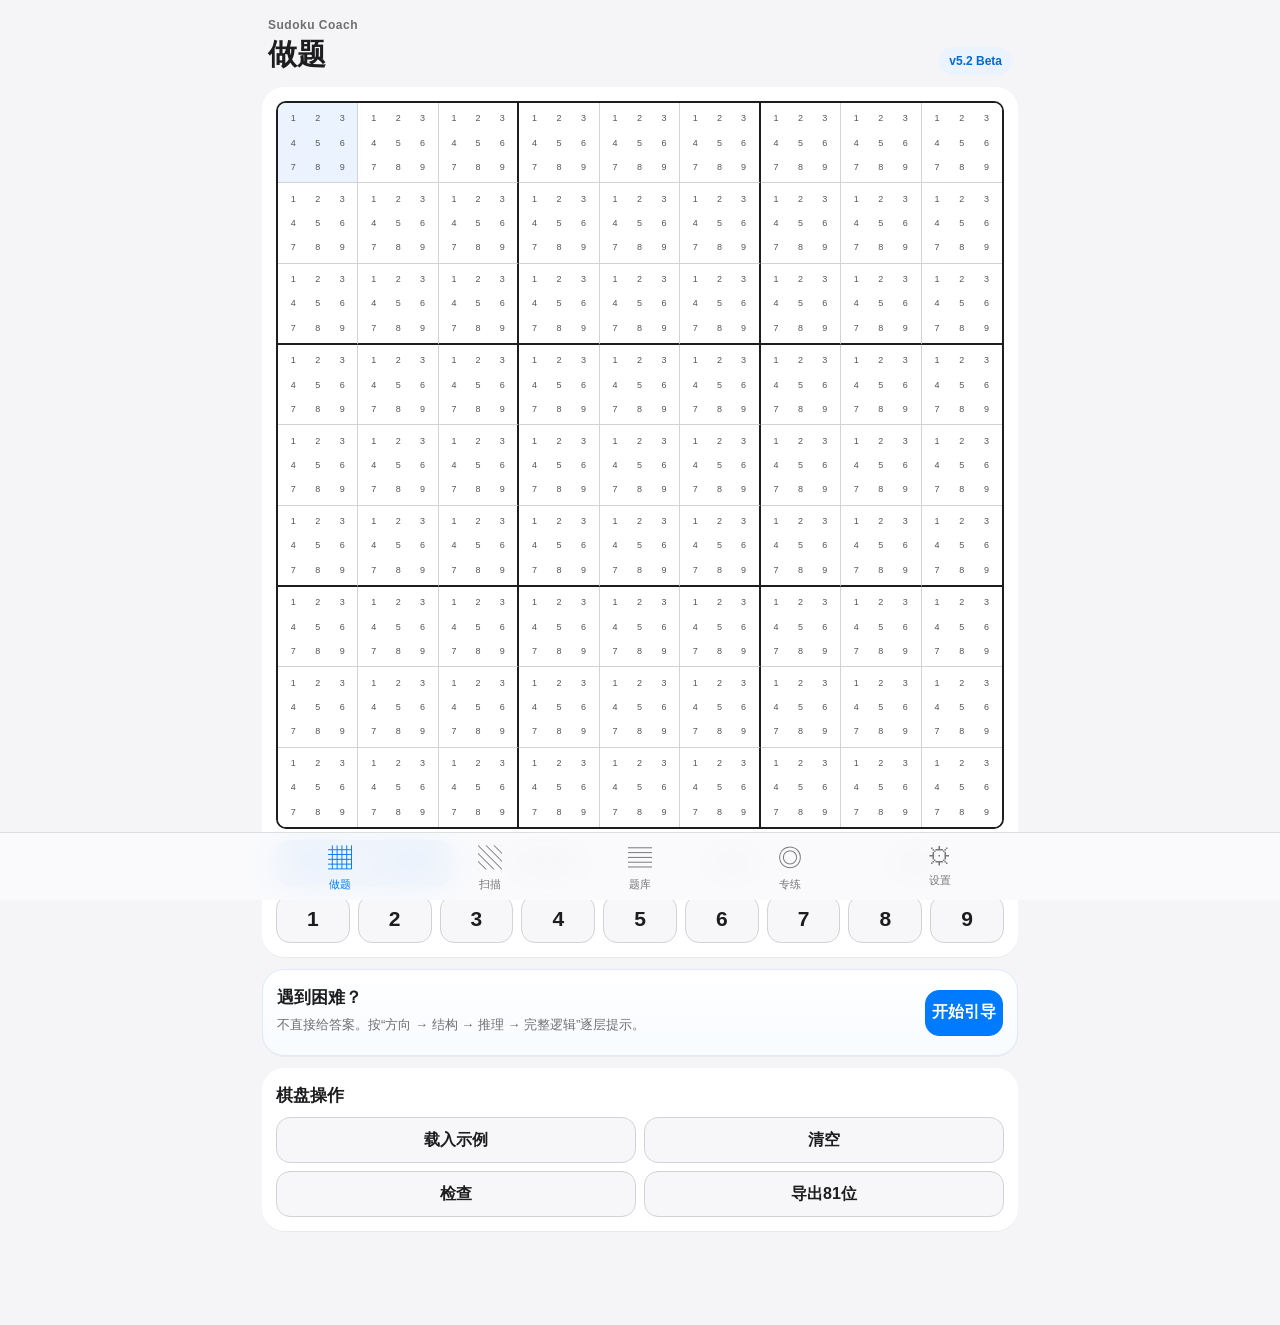
<file: v5/index.html>
<!doctype html>
<html lang="zh-CN">
<head>
<meta charset="utf-8">
<meta name="viewport" content="width=device-width,initial-scale=1,viewport-fit=cover,user-scalable=no">
<meta name="theme-color" content="#f5f5f7">
<link rel="manifest" href="./manifest.webmanifest">
<link rel="stylesheet" href="./css/app.css">
<title>数独教练 v5.2 Beta</title>
</head>
<body>
<div class="app">
  <header class="topbar">
    <div>
      <div class="eyebrow">Sudoku Coach</div>
      <h1 id="pageTitle">做题</h1>
    </div>
    <span class="badge">v5.2 Beta</span>
  </header>

  <main>
    <section id="page-solve" class="page active">
      <div class="card board-card">
        <div id="board" class="board"></div>
        <div class="mode-row">
          <button id="valueMode" class="seg active">填数字</button>
          <button id="noteMode" class="seg">候选笔记</button>
          <button id="undoBtn" class="seg">撤销</button>
          <button id="eraseBtn" class="seg">擦除</button>
        </div>
        <div id="keypad" class="keypad"></div>
      </div>
      <div class="card coach-entry-card">
        <div class="coach-entry-head">
          <div>
            <div class="section-title">遇到困难？</div>
            <p class="muted">不直接给答案。按“方向 → 结构 → 推理 → 完整逻辑”逐层提示。</p>
          </div>
          <button id="stuckBtn" class="btn primary">开始引导</button>
        </div>
        <div id="solveCoach" class="solve-coach hidden">
          <div class="coach-progress">
            <span class="coach-dot active">1</span><i></i>
            <span class="coach-dot">2</span><i></i>
            <span class="coach-dot">3</span><i></i>
            <span class="coach-dot">4</span>
          </div>
          <div id="solveCoachBox" class="hint-box"></div>
          <div class="coach-actions">
            <button id="coachPrev" class="btn">上一步</button>
            <button id="coachNext" class="btn primary">继续提示</button>
          </div>
          <div id="coachFinalActions" class="grid2 topgap hidden">
            <button id="coachDidIt" class="btn">我自己完成了</button>
            <button id="coachApply" class="btn primary">执行这一步</button>
          </div>
        </div>
      </div>

      <div id="learningCard" class="card hidden">
        <div class="section-title">本步学习卡</div>
        <div id="learningContent"></div>
        <button id="nextCoachBtn" class="btn primary wide topgap">继续找下一步</button>
      </div>

      <div class="card">
        <div class="section-title">棋盘操作</div>
        <div class="grid2">
          <button id="sampleBtn" class="btn">载入示例</button>
          <button id="clearBtn" class="btn">清空</button>
          <button id="checkBtn" class="btn">检查</button>
          <button id="exportBtn" class="btn">导出81位</button>
        </div>
      </div>
    </section>

    <section id="page-scan" class="page">
      <div class="card">
        <div class="section-title">① 选择图片</div>
        <p class="muted">v5把“找棋盘”和“OCR”完全拆开。先确认棋盘，再识别数字。</p>
        <button id="pickPhoto" class="btn primary wide">拍照或选择图片</button>
        <input id="photoInput" type="file" accept="image/*" capture="environment" hidden>
      </div>

      <div id="cropCard" class="card hidden">
        <div class="section-title">② 确认棋盘</div>
        <p id="gridStatus" class="muted">自动寻找棋盘中……</p>
        <div id="photoStage" class="photo-stage">
          <canvas id="photoCanvas"></canvas>
          <button class="corner" data-corner="0"></button>
          <button class="corner" data-corner="1"></button>
          <button class="corner" data-corner="2"></button>
          <button class="corner" data-corner="3"></button>
        </div>
        <div class="grid2 topgap">
          <button id="autoGridBtn" class="btn">重新自动定位</button>
          <button id="rotateBtn" class="btn">旋转90°</button>
        </div>
        <button id="confirmGridBtn" class="btn primary wide topgap">确认棋盘</button>
      </div>

      <div id="rectifiedCard" class="card hidden">
        <div class="section-title">③ 检查拉正结果</div>
        <p class="muted">这里只看棋盘是否正确。格线明显错位时返回调整，不进入OCR。</p>
        <canvas id="rectifiedCanvas" class="rectified"></canvas>
        <div class="grid2 topgap">
          <button id="backCropBtn" class="btn">重新调整</button>
          <button id="ocrBtn" class="btn primary">继续识别</button>
        </div>
      </div>

      <div id="reviewCard" class="card hidden">
        <div class="section-title">④ OCR校对</div>
        <div class="progress"><div id="ocrBar"></div></div>
        <p id="ocrStatus" class="muted">等待识别</p>
        <div id="reviewGrid" class="review-grid"></div>
        <button id="importBtn" class="btn primary wide topgap">确认导入棋盘</button>
      </div>
    </section>
    <section id="page-library" class="page">
      <div class="card">
        <div class="section-title">最近题目</div>
        <p class="muted">扫描导入后自动保存。没做完可以继续，做完以后也可以从最初题面重新练习。</p>
        <div id="libraryList" class="library-list"></div>
      </div>
    </section>

    <section id="page-train" class="page">
      <div class="card">
        <div class="section-title">Wing 训练</div>
        <p class="muted">不再直接让你“猜删除数”。训练被拆成：识别双候选 → 找强链/枢轴 → 找删除目标。</p>
        <div class="train-switch">
          <button class="seg active" data-train="w">W-Wing</button>
          <button class="seg" data-train="xy">XY-Wing</button>
        </div>
      </div>
      <div class="card">
        <div id="trainStage" class="train-stage"></div>
        <div id="trainBoard" class="mini-board"></div>
        <div class="grid2 topgap">
          <button id="trainHint" class="btn">给一点提示</button>
          <button id="trainReset" class="btn">重来</button>
        </div>
      </div>
    </section>

    <section id="page-settings" class="page">
      <div class="card">
        <div class="section-title">v5 架构状态</div>
        <div class="status-row"><span>Scanner</span><b>独立模块</b></div>
        <div class="status-row"><span>Sudoku Engine</span><b>独立模块</b></div>
        <div class="status-row"><span>Teacher</span><b>独立模块</b></div>
        <div class="status-row"><span>Training</span><b>独立模块</b></div>
        <p class="muted topgap">Beta阶段重点是验证结构和工作流，避免再在一个HTML里持续打补丁。</p>
      </div>
    </section>
  </main>

  <nav class="tabbar">
    <button class="tab active" data-page="solve"><span>▦</span>做题</button>
    <button class="tab" data-page="scan"><span>▧</span>扫描</button>
    <button class="tab" data-page="library"><span>▤</span>题库</button>
    <button class="tab" data-page="train"><span>◎</span>专练</button>
    <button class="tab" data-page="settings"><span>⚙</span>设置</button>
  </nav>
</div>
<script type="module" src="./js/app.js"></script>
</body>
</html>
</file>
<file: v5/css/app.css>
:root{--bg:#f5f5f7;--card:#fff;--text:#1d1d1f;--muted:#6e6e73;--line:#d2d2d7;--accent:#007aff;--danger:#ff3b30;--warn:#fff4d6;--safe:#e8f7ed}
*{box-sizing:border-box}html,body{margin:0;background:var(--bg);color:var(--text);font-family:-apple-system,BlinkMacSystemFont,"SF Pro Text","PingFang SC",Arial,sans-serif}
body{padding-bottom:calc(82px + env(safe-area-inset-bottom))}.app{max-width:780px;margin:auto}.topbar{padding:calc(18px + env(safe-area-inset-top)) 18px 12px;display:flex;justify-content:space-between;align-items:end}.eyebrow{font-size:12px;color:var(--muted);font-weight:700;letter-spacing:.5px}.topbar h1{margin:3px 0 0;font-size:29px}.badge{background:#eaf3ff;color:#0568cf;padding:7px 10px;border-radius:999px;font-size:12px;font-weight:700}
main{padding:0 12px}.page{display:none}.page.active{display:block}.card{background:var(--card);border-radius:22px;padding:14px;margin-bottom:12px;box-shadow:0 1px 0 rgba(0,0,0,.04)}.section-title{font-size:17px;font-weight:800;margin:2px 0 10px}.muted{color:var(--muted);font-size:13px;line-height:1.55;margin:6px 0}.topgap{margin-top:10px}.hidden{display:none!important}
.board,.review-grid,.mini-board{display:grid;grid-template-columns:repeat(9,1fr);aspect-ratio:1;border:2px solid #1d1d1f;border-radius:10px;overflow:hidden;background:#fff}.cell,.review-cell,.mini-cell{position:relative;border:0;border-right:1px solid #d2d2d7;border-bottom:1px solid #d2d2d7;background:#fff;min-width:0;padding:0}.cell:nth-child(3n),.review-cell:nth-child(3n),.mini-cell:nth-child(3n){border-right:2px solid #1d1d1f}.cell:nth-child(9n),.review-cell:nth-child(9n),.mini-cell:nth-child(9n){border-right:0}.cell:nth-child(n+19):nth-child(-n+27),.cell:nth-child(n+46):nth-child(-n+54),.review-cell:nth-child(n+19):nth-child(-n+27),.review-cell:nth-child(n+46):nth-child(-n+54),.mini-cell:nth-child(n+19):nth-child(-n+27),.mini-cell:nth-child(n+46):nth-child(-n+54){border-bottom:2px solid #1d1d1f}.cell:nth-child(n+73),.review-cell:nth-child(n+73),.mini-cell:nth-child(n+73){border-bottom:0}
.cell{font-size:clamp(19px,7vw,34px)}.cell.given{font-weight:700}.cell.selected{background:#eaf3ff}.cell.peer{background:#f5f8fc}.cell.hint-cell{background:#e7f7eb}.cell .value{position:absolute;inset:0;display:grid;place-items:center}.cands{position:absolute;inset:3px;display:grid;grid-template-columns:repeat(3,1fr);font-size:9px;color:#555}.cand{display:grid;place-items:center}.cand.elim{color:var(--danger);font-weight:800}.review-cell{font-size:19px;min-height:39px}.review-cell.low{background:var(--warn)}.review-cell.conflict{background:#ffe5e3;color:#b42318}
.mode-row,.keypad,.grid2,.hint-actions,.train-switch{display:grid;gap:8px}.mode-row{grid-template-columns:repeat(4,1fr);margin-top:11px}.keypad{grid-template-columns:repeat(9,1fr);margin-top:9px}.grid2{grid-template-columns:1fr 1fr}.hint-actions{grid-template-columns:repeat(3,1fr)}.train-switch{grid-template-columns:1fr 1fr}
button{font:inherit}.btn,.seg,.key{border:1px solid var(--line);background:#f7f7fa;border-radius:14px;min-height:46px;font-weight:700;color:var(--text)}.btn.primary,.seg.active{background:var(--accent);border-color:var(--accent);color:#fff}.wide{width:100%}.key{min-height:48px;font-size:21px}.tabbar{position:fixed;z-index:20;left:0;right:0;bottom:0;background:rgba(250,250,252,.94);backdrop-filter:blur(16px);display:flex;justify-content:center;padding:8px 5px calc(7px + env(safe-area-inset-bottom));border-top:1px solid #ddd}.tab{width:min(20%,150px);border:0;background:transparent;color:#777;display:flex;flex-direction:column;gap:3px;align-items:center;font-size:11px}.tab span{font-size:24px}.tab.active{color:var(--accent)}
.photo-stage{position:relative;touch-action:none}.photo-stage canvas,.rectified{width:100%;height:auto;display:block;border-radius:15px;background:#111}.corner{position:absolute;width:32px;height:32px;border-radius:50%;border:4px solid #fff;background:var(--accent);box-shadow:0 2px 7px #0005;transform:translate(-50%,-50%);touch-action:none}.progress{height:8px;background:#e5e5ea;border-radius:999px;overflow:hidden}.progress>div{height:100%;width:0;background:var(--accent)}.hint-box,.train-stage{background:#f7f7fa;border-radius:14px;padding:13px;margin-top:11px;min-height:74px;line-height:1.6}.train-stage b{display:block;margin-bottom:4px}
.mini-board{margin-top:10px}.mini-cell{font-size:9px;color:#444}.mini-cell .mini-cands{position:absolute;inset:2px;display:grid;grid-template-columns:repeat(3,1fr)}.mini-cell .n{display:grid;place-items:center}.mini-cell.target{background:#eaf3ff}.mini-cell.correct{background:#e8f7ed}.mini-cell.wrong{background:#ffe5e3}.status-row{display:flex;justify-content:space-between;padding:11px 0;border-bottom:1px solid #eee}.status-row b{color:#16843b}

.coach-entry-card{border:1px solid #dbeafe;background:linear-gradient(180deg,#fff,#f8fbff)}
.coach-entry-head{display:flex;gap:12px;align-items:center;justify-content:space-between}
.coach-entry-head .section-title{margin-bottom:2px}
.coach-entry-head .btn{flex:0 0 auto}
.solve-coach{border-top:1px solid #e8eef7;margin-top:12px;padding-top:12px}
.coach-progress{display:flex;align-items:center;justify-content:center;margin:3px 0 10px}
.coach-progress i{height:2px;width:38px;background:#d8e0ea}
.coach-dot{width:28px;height:28px;border-radius:50%;display:grid;place-items:center;background:#e9edf3;color:#777;font-size:12px;font-weight:800}
.coach-dot.active{background:var(--accent);color:#fff}
.coach-dot.done{background:#dff3e5;color:#16843b}
.coach-actions{display:grid;grid-template-columns:1fr 1.5fr;gap:8px;margin-top:9px}
.coach-kicker{font-size:12px;font-weight:800;color:var(--accent);margin-bottom:4px}
.coach-tech{font-size:20px;font-weight:850;margin:2px 0 6px}
.coach-question{font-size:15px;line-height:1.65}
.coach-detail{margin-top:8px;padding:10px;border-radius:12px;background:#fff;border:1px solid #e6e6e9;font-size:13px;line-height:1.6}
.learning-tech{font-size:19px;font-weight:850}
.learning-row{padding:8px 0;border-bottom:1px solid #eee;line-height:1.55}
.learning-label{display:block;color:var(--muted);font-size:12px;font-weight:700;margin-bottom:2px}
@media(max-width:430px){
 .coach-entry-head{align-items:flex-start}
 .coach-entry-head .btn{min-width:104px}
}

.library-list{display:flex;flex-direction:column;gap:10px}
.library-empty{text-align:center;padding:28px 8px;color:var(--muted);line-height:1.7}
.library-item{border:1px solid #e3e7eb;background:#fff;border-radius:16px;padding:12px}
.library-top{display:flex;justify-content:space-between;gap:10px;align-items:flex-start}
.library-title{font-size:15px;font-weight:850}
.library-meta,.library-tech{font-size:12px;color:var(--muted);margin-top:4px}
.library-status{font-size:12px;font-weight:800;border-radius:999px;padding:5px 8px;background:#eef2f6;color:#555;white-space:nowrap}
.library-status.done{background:#e8f7ed;color:#16843b}
.library-progress{height:7px;background:#edf0f3;border-radius:999px;overflow:hidden;margin-top:10px}
.library-progress>i{display:block;height:100%;background:var(--accent)}
.library-actions{display:grid;grid-template-columns:1fr 1fr auto;gap:8px;margin-top:10px}
.library-delete{min-width:48px;color:#b42318}
</file>
